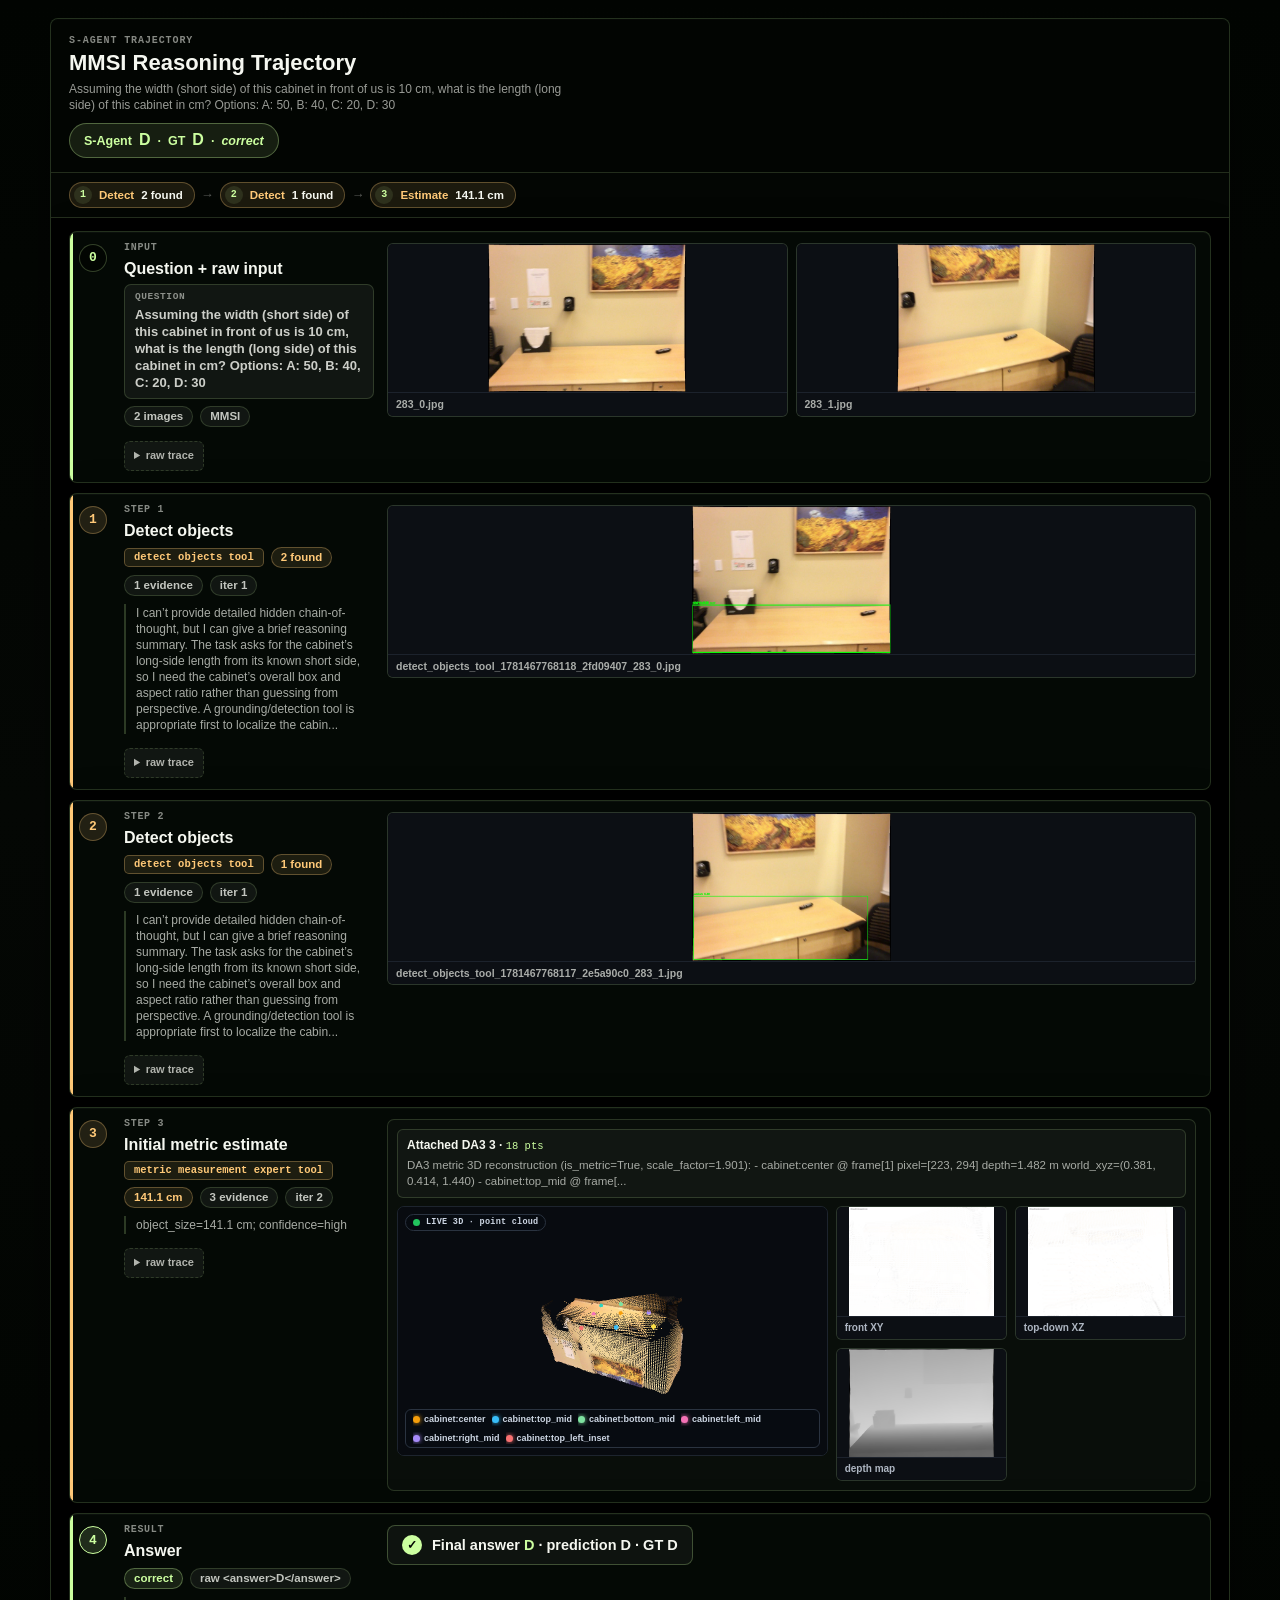
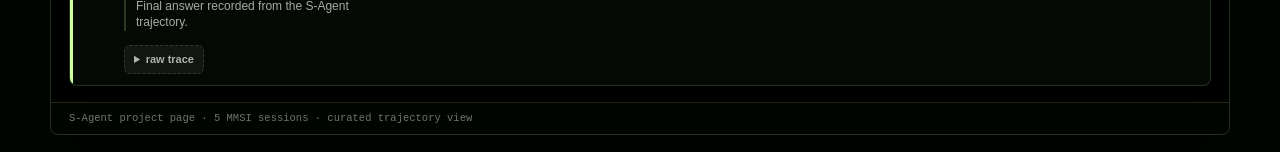
<file: trajectories/mmsi_trajectory.html>
<!doctype html>
<html lang="zh">
<head>
<meta charset="utf-8" />
<title>S-Agent Trajectory · MMSI</title>
<meta name="viewport" content="width=device-width,initial-scale=1" />
<meta http-equiv="Cache-Control" content="no-cache, no-store, must-revalidate" />
<meta http-equiv="Pragma" content="no-cache" />
<meta http-equiv="Expires" content="0" />
<script src="lib/three.min.js"></script>
<script src="lib/PLYLoader.js"></script>
<script src="lib/OrbitControls.js"></script>
<script src="mmsi_cases.js"></script>
<style>
  :root{
    --ink:#f5f7f0; --muted:rgba(245,247,240,.62); --line:rgba(204,255,160,.16);
    --soft:rgba(255,255,255,.055); --soft2:rgba(204,255,160,.10);
    --blue:#9fcbff; --green:#ccffa0; --amber:#ffc978; --gray:rgba(245,247,240,.5); --red:#ff9e9e;
    --mono:ui-monospace,SFMono-Regular,Menlo,Consolas,monospace;
    --gap-1:4px; --gap-2:8px; --gap-3:13px;
    --row-pad:11px; --rail:46px; --node:28px; --copy-w:250px;
    --fig-h:148px; --fig-strip-h:76px; --plot-h:188px; --q-size:22px; --h2-size:16px;
  }
  *{box-sizing:border-box}
  html,body{margin:0;min-height:100%;background:linear-gradient(180deg,#020502 0%,#050805 46%,#020502 100%);color:var(--ink);font:13px/1.4 "Inter Tight",-apple-system,BlinkMacSystemFont,"Segoe UI",Arial,"PingFang SC","Microsoft YaHei",sans-serif}
  body{padding:18px}
  a{color:var(--green);text-decoration:none}
  a:hover{text-decoration:underline}
  img,video{display:block;width:100%;background:#020502}
  button,select,input{font:inherit}
  button{cursor:pointer}
  .sheet{max-width:1180px;margin:0 auto;border:1px solid var(--line);background:rgba(5,10,6,.92);border-radius:8px;overflow:hidden;box-shadow:0 22px 70px rgba(0,0,0,.45),inset 0 1px 0 rgba(255,255,255,.035)}
  .sheet.compact{max-width:1000px;--copy-w:212px;--fig-h:128px;--fig-strip-h:62px;--plot-h:176px;--q-size:21px;--h2-size:15px;--row-pad:9px;--rail:42px;--node:26px;--gap-3:14px}

  header{display:grid;grid-template-columns:minmax(0,1fr);gap:18px;align-items:start;padding:16px 18px 14px;border-bottom:1px solid var(--line);background:rgba(2,5,2,.72)}
  .brand{font:10px/1.2 var(--mono);font-weight:800;letter-spacing:.09em;text-transform:uppercase;color:rgba(245,247,240,.54)}
  h1{margin:3px 0 0;font-size:var(--q-size);line-height:1.14;font-weight:850;letter-spacing:0;color:var(--ink)}
  .head-sub{margin:6px 0 0;color:rgba(245,247,240,.62);font-size:12px;line-height:1.35;max-width:76ch}
  .qcard{width:100%;border:1px solid var(--line);background:var(--soft);border-radius:7px;padding:7px 10px;font-size:13px;line-height:1.32;font-weight:650;color:rgba(245,247,240,.82)}
  .qcard .qcard-tag{display:block;font:9.5px/1 var(--mono);font-weight:800;letter-spacing:.06em;text-transform:uppercase;color:rgba(245,247,240,.54);margin-bottom:4px}
  .verdict{display:inline-flex;align-items:baseline;gap:7px;margin-top:10px;border:1px solid rgba(204,255,160,.32);background:rgba(204,255,160,.10);border-radius:999px;padding:5px 14px;font-size:12.5px;font-weight:650;color:var(--green)}
  .verdict b{font-size:16px;font-weight:900;font-variant-numeric:tabular-nums}
  .verdict.bad{border-color:rgba(255,158,158,.34);background:rgba(255,158,158,.09);color:var(--red)}
  .pipeline{display:flex;align-items:center;flex-wrap:wrap;gap:var(--gap-1);list-style:none;margin:0;padding:9px 18px;border-bottom:1px solid var(--line);background:rgba(0,0,0,.32)}
  .pchip{display:inline-flex;align-items:center;gap:7px;border:1px solid var(--line);background:rgba(255,255,255,.045);border-radius:999px;padding:3px 11px 3px 4px;font-size:11.5px;font-weight:700;color:rgba(245,247,240,.82)}
  .pchip .pno{display:grid;place-items:center;width:18px;height:18px;border-radius:50%;background:rgba(204,255,160,.10);font:10px/1 var(--mono);font-weight:850;color:var(--green)}
  .pchip .pval{font-weight:850;font-variant-numeric:tabular-nums;color:var(--ink)}
  .pchip.warn{border-color:rgba(255,201,120,.30);background:rgba(255,201,120,.10);color:var(--amber)}
  .pchip.good{border-color:rgba(204,255,160,.32);background:rgba(204,255,160,.10);color:var(--green)}
  .pcon{color:rgba(245,247,240,.35);font-weight:900;padding:0 2px}

  .trace{position:relative;display:grid;gap:10px;padding:13px 18px 16px;background:#000}
  .stage{position:relative;display:grid;grid-template-columns:var(--rail) minmax(0,1fr);gap:var(--gap-2);padding:var(--row-pad) 14px var(--row-pad) 0;border:1px solid var(--line);border-radius:8px;background:rgba(5,10,6,.94);box-shadow:0 16px 46px rgba(0,0,0,.34),inset 0 1px 0 rgba(255,255,255,.028);overflow:hidden}
  .stage::before{content:"";position:absolute;left:0;top:0;bottom:0;width:3px;background:rgba(204,255,160,.28)}
  .stage.input::before,.stage.metric::before,.stage.answer::before{background:var(--green)}
  .stage.tools::before{background:var(--amber)}
  .stage.ply::before{background:var(--blue)}
  .rail{display:flex;align-items:flex-start;justify-content:center;padding-top:1px}
  .node{width:var(--node);height:var(--node);border:1.5px solid rgba(204,255,160,.24);border-radius:50%;background:#020502;display:grid;place-items:center;color:var(--green);font:13px/1 var(--mono);font-weight:850;box-shadow:0 0 0 1px rgba(0,0,0,.18)}
  .stage.tools .node{border-color:rgba(255,201,120,.3);background:rgba(255,201,120,.12);color:var(--amber)}
  .stage.ply .node{border-color:rgba(159,203,255,.35);background:rgba(159,203,255,.10);color:var(--blue)}
  .stage.answer .node{background:rgba(204,255,160,.14);border-color:var(--green)}
  .stage-content{grid-column:2;min-width:0;display:grid;grid-template-columns:var(--copy-w) minmax(0,1fr);gap:var(--gap-3);align-items:start}
  .copy{min-width:0;display:flex;flex-direction:column;align-items:flex-start;gap:6px}
  .visual{min-width:0}
  .kicker{font:10px/1 var(--mono);font-weight:800;letter-spacing:.07em;text-transform:uppercase;color:rgba(245,247,240,.54)}
  h2{margin:0;font-size:var(--h2-size);line-height:1.2;font-weight:800;letter-spacing:0;color:var(--ink)}
  .step-head{display:flex;align-items:center;gap:7px;flex-wrap:wrap;margin-top:1px}
  .tool,.pill{border:1px solid var(--line);background:var(--soft);color:rgba(245,247,240,.78);border-radius:999px;padding:2px 9px;font-size:11.5px;font-weight:650;line-height:1.3}
  .tool{border-radius:5px;font:10.5px/1.25 var(--mono);font-weight:750}
  .pill b{font-weight:850;font-variant-numeric:tabular-nums}
  .pill.good,.tool.green{border-color:rgba(204,255,160,.32);background:rgba(204,255,160,.10);color:var(--green)}
  .pill.warn,.tool.amber{border-color:rgba(255,201,120,.30);background:rgba(255,201,120,.10);color:var(--amber)}
  .reason{border-left:2px solid rgba(204,255,160,.20);padding:1px 0 1px 10px;color:rgba(245,247,240,.68);font-size:12px;font-weight:450;line-height:1.34;margin:2px 0 0}

  .gallery{display:grid;grid-template-columns:repeat(var(--cols,2),minmax(0,1fr));gap:var(--gap-2)}
  .gallery.cols-1{--cols:1}.gallery.cols-2{--cols:2}.gallery.cols-3{--cols:3}.gallery.cols-4{--cols:4}
  .gallery.strip{--cols:4;gap:var(--gap-1)}
  figure{margin:0;border:1px solid var(--line);background:#0c0f14;overflow:hidden;border-radius:6px}
  figure button{display:flex;align-items:center;justify-content:center;width:100%;height:var(--fig-h);padding:0;border:0;background:#0c0f14;cursor:zoom-in}
  figure img{width:auto;height:auto;max-width:100%;max-height:100%;object-fit:contain;background:#0c0f14}
  .gallery.strip figure button{height:var(--fig-strip-h)}
  .gallery.plots figure button{height:var(--plot-h);background:#fff}
  .gallery.plots figure img{background:#fff}
  figcaption{padding:4px 8px;color:rgba(245,247,240,.68);font-size:10.5px;font-weight:650;white-space:nowrap;overflow:hidden;text-overflow:ellipsis;background:#0c0f14;border-top:1px solid #1c222c}
  .gallery.plots figcaption{color:#c5c9c4;background:#0c0f14}

  .turn-list,.tool-list{display:grid;gap:8px}
  .metric-bundles{display:grid;gap:8px}
  .metric-bundle{display:grid;grid-template-columns:1fr;gap:8px;align-items:start;border:1px solid var(--line);background:rgba(255,255,255,.025);border-radius:7px;padding:9px}
  .mini{border:1px solid var(--line);background:rgba(255,255,255,.035);border-radius:6px;padding:8px 9px;min-width:0}
  .mini h3{margin:0 0 5px;font-size:12px;line-height:1.2;color:var(--ink)}
  .mini p{margin:0;color:rgba(245,247,240,.66);font-size:11.5px;line-height:1.35}
  .metric-bundle .mini p{display:-webkit-box;-webkit-line-clamp:2;-webkit-box-orient:vertical;overflow:hidden}
  .mini code{font:10.5px/1.3 var(--mono);color:var(--green)}
  .mini.warn code{color:var(--amber)}

  .ply-row{display:grid;grid-template-columns:minmax(0,1.25fr) minmax(0,.75fr);gap:var(--gap-2);align-items:start;--ply-row-h:176px;min-width:0}
  .metric-bundle .ply-row{grid-template-columns:minmax(0,1.18fr) minmax(0,.96fr);--ply-row-h:250px}
  .ply-row .ply3d{height:var(--ply-row-h)}
  .ply-plots{display:grid;grid-template-columns:repeat(auto-fit,minmax(132px,1fr));gap:var(--gap-2);min-width:0;align-items:start}
  .metric-bundle .ply-plots{grid-template-columns:repeat(auto-fit,minmax(128px,1fr))}
  .ply-row figure{min-width:0;background:#0c0f14}
  .ply-row figure button{height:calc((var(--ply-row-h) - 33px) / 2);min-height:84px;background:#0c0f14;overflow:hidden}
  .ply-row figure img{width:auto;height:auto;max-width:100%;max-height:100%;object-fit:contain;background:#0c0f14}
  .ply-row figcaption{color:#aeb6c2;background:#0c0f14;border-top:1px solid #1c222c;font-size:10px}
  .ply-row .ply-badge{top:7px;left:7px;padding:3px 7px;font-size:8.5px}
  .ply-row .ply-hint{display:none}
  .ply-row .ply-legend{left:7px;right:7px;bottom:7px;gap:6px;padding:3px 7px;font-size:9px;max-height:70px;overflow:hidden}
  .ply-row .lg{gap:4px}
  .ply-row .lg i{width:7px;height:7px}
  .ply3d{position:relative;width:100%;height:300px;border:1px solid #1d242e;border-radius:7px;overflow:hidden;background:radial-gradient(120% 90% at 50% 35%,#121823 0%,#080b10 70%,#05070a 100%);touch-action:none;cursor:grab}
  .ply3d canvas{display:block;width:100%;height:100%}
  .ply3d::after{content:"loading point cloud...";position:absolute;inset:0;display:grid;place-items:center;background:rgba(5,7,10,.62);font:10.5px/1 var(--mono);font-weight:750;color:#94a3b8;pointer-events:none;transition:opacity .18s ease}
  .ply3d[data-loaded="1"]::after{opacity:0}
  .ply3d.ply-fail::after{content:"point cloud could not load";color:#fca5a5;background:rgba(17,24,39,.74);opacity:1}
  .ply-badge{position:absolute;top:9px;left:9px;display:inline-flex;align-items:center;gap:6px;background:rgba(8,12,18,.62);border:1px solid #2a3340;border-radius:999px;padding:3px 10px;font:9.5px/1 var(--mono);font-weight:750;letter-spacing:.03em;color:#cdd6e3;pointer-events:none}
  .live-dot{width:7px;height:7px;border-radius:50%;background:#22c55e;animation:livepulse 1.6s infinite}
  @keyframes livepulse{0%{box-shadow:0 0 0 0 rgba(34,197,94,.55)}70%{box-shadow:0 0 0 6px rgba(34,197,94,0)}100%{box-shadow:0 0 0 0 rgba(34,197,94,0)}}
  .ply-hint{position:absolute;top:9px;right:10px;display:none;font:9.5px/1 var(--mono);color:#6b7585;pointer-events:none}
  .ply-legend{position:absolute;bottom:9px;left:9px;right:9px;display:flex;gap:11px;flex-wrap:wrap;align-items:center;background:rgba(8,12,18,.62);border:1px solid #2a3340;border-radius:6px;padding:4px 10px;font-size:10.5px;font-weight:650;color:#cdd6e3;pointer-events:none}
  .lg{display:inline-flex;align-items:center;gap:5px;max-width:180px;white-space:nowrap;overflow:hidden;text-overflow:ellipsis}
  .lg i{width:9px;height:9px;border-radius:50%;display:inline-block;box-shadow:0 0 5px currentColor}
  .links{display:flex;gap:7px;flex-wrap:wrap;margin-top:8px}
  .links a{border:1px solid var(--line);background:rgba(255,255,255,.045);border-radius:999px;padding:4px 9px;font:10.5px/1 var(--mono);font-weight:800}

  .final-line{display:inline-flex;align-items:center;gap:10px;border:1px solid rgba(204,255,160,.26);background:rgba(255,255,255,.045);border-radius:8px;padding:9px 14px;font-size:14.5px;line-height:1.3;font-weight:650;color:var(--ink)}
  .final-line b{font-weight:900;font-variant-numeric:tabular-nums;color:var(--green)}
  .ok-tick{display:inline-grid;place-items:center;width:20px;height:20px;border-radius:50%;background:var(--green);color:#020502;font-size:12px;font-weight:900}
  details.raw{margin-top:var(--gap-2);border:1px dashed var(--line);background:var(--soft);font-size:11px;color:rgba(245,247,240,.70);border-radius:6px}
  details.raw summary{cursor:pointer;padding:6px 9px;font-weight:750}
  details.raw pre{margin:0;padding:8px;border-top:1px dashed var(--line);white-space:pre-wrap;overflow-wrap:anywhere;max-height:200px;overflow:auto;font:10.5px/1.45 var(--mono)}
  .bottom-note{padding:8px 18px;border-top:1px solid var(--line);color:rgba(245,247,240,.50);font:10.5px/1.4 var(--mono);background:rgba(2,5,2,.72)}
  #lightbox{position:fixed;inset:0;display:none;align-items:center;justify-content:center;background:rgba(8,12,18,.9);z-index:40;cursor:zoom-out;padding:22px}
  #lightbox img{max-width:96vw;max-height:94vh;width:auto;height:auto;background:#fff;border-radius:6px}
  #lightbox.show{display:flex}

  @media (max-width:980px){
    header{grid-template-columns:1fr}
  }
  @media (max-width:620px){
    body{padding:0}
    .sheet{border-radius:0;border-left:0;border-right:0}
    header{padding:14px 12px 12px}
    .trace{padding:10px 11px 13px}
    .stage{grid-template-columns:36px minmax(0,1fr);padding-right:11px}
    .stage-content{grid-template-columns:1fr;gap:10px}
    .pipeline{padding:8px 11px}
    .head-sub{font-size:11.5px}
  }
</style>
</head>
<body>
<main class="sheet" id="app">
  <header id="head"></header>
  <ol class="pipeline" id="pipeline"></ol>
  <section class="trace" id="trace"></section>
  <div class="bottom-note" id="note"></div>
</main>
<div id="lightbox" aria-label="image preview"><img alt=""></div>

<script>
const DATA = window.SHOWCASE_DATA || { cases: [] };
const CASES = DATA.cases || [];
const cleanMode = new URLSearchParams(location.search).get("clean") === "1";
const qsCase = new URLSearchParams(location.search).get("case");
let currentId = qsCase || (CASES[0] && CASES[0].case_id);
let activePlys = [];
let inlinePlyScripts = {};

const $ = (id) => document.getElementById(id);
const esc = (v) => String(v ?? "").replace(/[&<>"']/g, (c) => ({ "&":"&amp;","<":"&lt;",">":"&gt;",'"':"&quot;","'":"&#39;" }[c]));
const fileName = (p) => String(p || "").split("/").pop() || "";
const unique = (arr) => [...new Set((arr || []).filter(Boolean))];
const isImage = (p) => /\.(png|jpe?g|webp|gif)$/i.test(String(p || ""));
const isServedImage = (p) => isImage(p) && !String(p || "").startsWith("/") && !/^[a-z]+:\/\//i.test(String(p || ""));
const isGood = (c) => String(c.prediction ?? "") === String(c.ground_truth ?? "");
const short = (s, n = 420) => { s = String(s || "").trim(); return s.length > n ? s.slice(0, n - 1) + "..." : s; };
const pretty = (v) => esc(JSON.stringify(v ?? {}, null, 2));

function currentCase(){
  return CASES.find((c) => String(c.case_id) === String(currentId)) || null;
}

function localAssetPath(path, c = currentCase()){
  const s = String(path || "").trim();
  const remote = s.match(/\/([^/]+)\/((?:cases|decoded_images|tool_cache)\/[^"'\]\s]+)$/);
  if (s.startsWith("/mnt/") && remote) return `runs/${remote[1]}/${remote[2]}`;
  if (/^\d+_\d+\.(jpg|jpeg|png|webp|gif)$/i.test(s) && c?.run_name){
    return `runs/${c.run_name}/decoded_images/${s}`;
  }
  return s;
}

function answerText(c){
  const raw = c.final_answer || c.raw_output || c.prediction || "";
  const m = String(raw).match(/<answer>([\s\S]*?)<\/answer>/i);
  return (m ? m[1] : raw).trim();
}

function extractImages(value, out = []){
  if (!value) return out;
  if (typeof value === "string"){ if (isImage(value)) out.push(value); return out; }
  if (Array.isArray(value)){ value.forEach((x) => extractImages(x, out)); return out; }
  if (typeof value === "object") Object.values(value).forEach((x) => extractImages(x, out));
  return out;
}

function inputImages(c){
  const turnImgs = (c.turns || []).flatMap((t) => t.images || []);
  const originals = turnImgs.filter((p) => /decoded_images\/[^/]+\.(jpg|png|webp)$/i.test(p));
  return unique([c.contact_sheet, ...originals]).slice(0, Math.max(2, Math.min(8, c.frame_count || 4)));
}

function metricBundles(c){
  return (c.full_tools || []).filter((t) => t.tool === "metric_depth3d_tool").map((t) => {
    const audit = (t.result && t.result.audit_assets) || {};
    return {
      idx: t.idx,
      summary: t.summary || (t.result && t.result.summary) || "",
      depth: t.result && t.result.vis_path,
      topdown: audit.topdown_path,
      front: audit.front_path,
      ply: audit.ply_path,
      pointCount: audit.saved_point_count,
      result: t.result
    };
  });
}

function projectionImages(c){
  const bundled = metricBundles(c).flatMap((b) => [b.front, b.topdown, b.depth]);
  const explicit = c.projection_images || [];
  const inferred = (c.artifacts || []).filter((p) => isImage(p) && /(topdown|front_xy|depth)/i.test(fileName(p)));
  return unique([...bundled, ...explicit, ...inferred]).slice(0, 18);
}

function projectionLabel(path){
  const name = fileName(path);
  if (/topdown/i.test(name)) return "top-down XZ";
  if (/front_xy/i.test(name)) return "front XY";
  if (/depth/i.test(name)) return "depth map";
  return name;
}

function toolImages(c, predicate){
  const tools = (c.full_tools || []).filter(predicate);
  const fromResults = tools.flatMap((t) => extractImages(t.result));
  const byName = (c.artifacts || []).filter((p) => isImage(p) && tools.some((t) => fileName(p).includes(t.tool)));
  return unique([...fromResults, ...byName]).slice(0, 16);
}

function pointMarkers(c){
  const colors = ["#f59e0b","#38bdf8","#7ee2a0","#f472b6","#a78bfa","#f87171","#fde047","#2dd4bf"];
  const pts = [];
  (c.full_tools || []).filter((t) => t.tool === "metric_depth3d_tool").forEach((t) => {
    ((t.result && t.result.points) || []).forEach((p) => {
      const xyz = p.xyz_world || p.world_xyz;
      if (Array.isArray(xyz) && xyz.length === 3 && pts.length < 8){
        pts.push({ label: p.label || "point", xyz, color: colors[pts.length % colors.length] });
      }
    });
  });
  return pts;
}

function setUrl(){
  const p = new URLSearchParams(location.search);
  p.set("case", currentId);
  if (cleanMode) p.set("clean", "1");
  history.replaceState(null, "", "?" + p.toString());
}

function gallery(paths, opts = {}){
  const imgs = unique((paths || []).map((p) => localAssetPath(p))).filter(isServedImage).slice(0, opts.limit || 8);
  if (!imgs.length) return `<div class="mini"><p>No image evidence in this group.</p></div>`;
  const cols = opts.cols || (imgs.length >= 4 ? 4 : imgs.length >= 3 ? 3 : 2);
  const klass = opts.plots ? " gallery plots" : "gallery";
  return `<div class="${klass} cols-${cols}">` + imgs.map((path, i) => `
    <figure>
      <button type="button" data-lightbox="${esc(path)}"><img src="${esc(path)}" alt="${esc(opts.labels?.[i] || fileName(path))}" loading="lazy"></button>
      <figcaption>${esc(opts.labels?.[i] || fileName(path))}</figcaption>
    </figure>
  `).join("") + `</div>`;
}

function imageFigure(path, label){
  path = localAssetPath(path);
  return `<figure>
    <button type="button" data-lightbox="${esc(path)}"><img src="${esc(path)}" alt="${esc(label || fileName(path))}" loading="lazy"></button>
    <figcaption title="${esc(label || fileName(path))}">${esc(label || fileName(path))}</figcaption>
  </figure>`;
}

function rawBlock(label, value){
  if (cleanMode || !value) return "";
  return `<details class="raw"><summary>${esc(label)}</summary><pre>${typeof value === "string" ? esc(value) : pretty(value)}</pre></details>`;
}

function stage(cls, no, kicker, title, chips, reason, visual, raw, copyExtra = ""){
  return `<article class="stage ${cls}">
    <div class="rail"><div class="node">${esc(no)}</div></div>
    <div class="stage-content">
      <div class="copy">
        <div class="kicker">${esc(kicker)}</div>
        <h2>${esc(title)}</h2>
        ${copyExtra}
        ${chips.length ? `<div class="step-head">${chips.map((c) => `<span class="${esc(c[1] || "pill")}">${esc(c[0])}</span>`).join("")}</div>` : ""}
        ${reason ? `<div class="reason">${esc(reason)}</div>` : ""}
        ${rawBlock("raw trace", raw)}
      </div>
      <div class="visual">${visual}</div>
    </div>
  </article>`;
}

function renderHeader(c){
  const good = isGood(c);
  document.title = "S-Agent Trajectory · MMSI";
  $("head").innerHTML = `
    <div class="head-main">
      <div class="brand">S-Agent trajectory</div>
      <h1>MMSI Reasoning Trajectory</h1>
      <p class="head-sub">${esc(short(c.question, 180))}</p>
      <div class="verdict ${good ? "" : "bad"}">S-Agent <b>${esc(c.prediction)}</b><span>·</span> GT <b>${esc(c.ground_truth)}</b><span>·</span><em>${good ? "correct" : "check"}</em></div>
    </div>
  `;
}

function renderPipeline(steps){
  $("pipeline").innerHTML = steps.map((s, i) => `
    <li class="pchip ${esc(s.tone || "")}"><span class="pno">${i + 1}</span>${esc(s.label)} <span class="pval">${esc(s.value || "")}</span></li>${i < steps.length - 1 ? `<span class="pcon">→</span>` : ""}
  `).join("");
}

function inputStep(c, no){
  const imgs = inputImages(c);
  const qcard = `<div class="qcard"><span class="qcard-tag">Question</span>${esc(c.question)}</div>`;
  return {
    label: "Input",
    value: `${imgs.length} images`,
    tone: "",
    html: stage("input", no, "Input", "Question + raw input",
    [[`${imgs.length} images`, "pill"], [c.video ? "video" : "MMSI", "pill"]],
    "",
    gallery(imgs, { cols: Math.min(4, Math.max(2, imgs.length)), limit: 8 }),
    c.options || c.question,
    qcard)
  };
}

function parseToolCount(kind){
  const m = String(kind || "").match(/n=(\d+)/);
  return m ? Number(m[1]) : 0;
}

function turnAssignments(c){
  const tools = c.full_tools || [];
  const turns = c.turns || [];
  const nonFinalTurns = turns.filter((t) => !t.answer);
  const assigned = [];
  let cursor = 0;
  nonFinalTurns.forEach((turn) => {
    const n = parseToolCount(turn.kind);
    for (let i = 0; i < n && cursor < tools.length; i += 1) assigned[cursor++] = turn;
  });
  const fallback = nonFinalTurns[nonFinalTurns.length - 1] || turns[0] || null;
  while (cursor < tools.length) assigned[cursor++] = fallback;
  return assigned;
}

function toolShortName(tool){
  const map = {
    detect_objects_tool: "Detect",
    vlm_ground_objects: "Ground",
    metric_depth3d_tool: "Measure",
    metric_measurement_expert_tool: "Estimate",
    relative_position_expert_tool: "Resolve",
    counting_expert_tool: "Count",
    visual_orientation_expert_tool: "Orient"
  };
  return map[tool.tool] || tool.tool.replace(/_tool|_/g, " ").trim();
}

function toolTitle(tool){
  const map = {
    detect_objects_tool: "Detect objects",
    vlm_ground_objects: "Ground target objects",
    metric_depth3d_tool: "Measure in 3D",
    metric_measurement_expert_tool: "Initial metric estimate",
    relative_position_expert_tool: "Resolve relative position",
    counting_expert_tool: "Counting pass",
    visual_orientation_expert_tool: "Orientation check"
  };
  return map[tool.tool] || tool.tool.replace(/_/g, " ");
}

function toolClass(tool){
  if (tool.tool === "metric_depth3d_tool") return "metric";
  if (/metric|relative|counting|orientation/.test(tool.tool)) return "tools";
  return "tools";
}

function toolTone(tool){
  if (tool.tool === "metric_depth3d_tool" || tool.tool === "relative_position_expert_tool") return "good";
  if (tool.tool === "metric_measurement_expert_tool") return "warn";
  if (tool.tool === "detect_objects_tool" || tool.tool === "vlm_ground_objects") return "warn";
  return "";
}

function toolValue(tool){
  const r = tool.result || {};
  if (tool.tool === "metric_depth3d_tool" && Array.isArray(r.points)) return `${r.points.length} pts`;
  if (r.count !== undefined) return `${r.count} found`;
  if (r.result) return String(r.result);
  if (r.value !== undefined) return `${r.value}${r.unit ? " " + r.unit : ""}`;
  if (r.conclusion) return short(r.conclusion, 28);
  const first = String(tool.summary || r.summary || "").split(/[;\n]/)[0].trim();
  return short(first, 24) || "done";
}

function metricMarkers(tool){
  const colors = ["#f59e0b","#38bdf8","#7ee2a0","#f472b6","#a78bfa","#f87171","#fde047","#2dd4bf"];
  const pts = [];
  ((tool.result && tool.result.points) || []).forEach((p) => {
    const xyz = p.xyz_world || p.world_xyz;
    if (Array.isArray(xyz) && xyz.length === 3 && pts.length < 8){
      pts.push({ label: p.label || "point", xyz, color: colors[pts.length % colors.length] });
    }
  });
  return pts;
}

function toolEvidenceImages(tool){
  const r = tool.result || {};
  const audit = r.audit_assets || {};
  const metric = [audit.front_path, audit.topdown_path, r.vis_path, audit.depth_path].filter(Boolean);
  if (tool.tool === "counting_expert_tool"){
    const debug = r.debug || {};
    const servedVis = extractImages(r).filter((p) => isServedImage(p) && !/decoded_images\//.test(String(p)));
    const frameImgs = []
      .concat((debug.per_frame || []).map((x) => x && x.image_path))
      .concat(((debug.query_attempts || []).flat() || []).map((x) => x && x.image_path))
      .concat(extractImages(tool.arguments));
    return unique(servedVis.length ? servedVis : frameImgs).filter(isServedImage).slice(0, 12);
  }
  if (tool.tool === "relative_position_expert_tool"){
    const servedResult = extractImages(tool.result).filter((p) => isServedImage(p));
    const context = extractImages(tool.arguments);
    return unique(servedResult.length ? servedResult : context).filter(isServedImage).slice(0, 12);
  }
  const general = extractImages(tool.result).filter((p) => !/decoded_images\//.test(String(p)));
  return unique(metric.length ? metric : general).filter(isServedImage);
}

function metricToolVisual(tool){
  const r = tool.result || {};
  const audit = r.audit_assets || {};
  const projections = unique([audit.front_path, audit.topdown_path, r.vis_path, audit.depth_path].map((p) => localAssetPath(p))).filter(isServedImage);
  const labels = projections.map(projectionLabel);
  const ply = localAssetPath(audit.ply_path);
  const markers = metricMarkers(tool);
  const legend = markers.slice(0, 6).map((m) => `<span class="lg"><i style="color:${esc(m.color)};background:${esc(m.color)}"></i>${esc(m.label)}</span>`).join("");
  const markerData = esc(JSON.stringify(markers));
  if (!ply){
    return gallery(projections, { cols: Math.min(3, Math.max(1, projections.length)), limit: 4, labels, plots: true });
  }
  const figures = projections.slice(0, 3).map((path, i) => imageFigure(path, labels[i]));
  return `<div class="ply-row" style="--plot-cols:${Math.max(1, figures.length)}">
    <div class="ply3d" data-ply="${esc(ply)}" data-markers="${markerData}">
      <div class="ply-badge"><span class="live-dot"></span>LIVE 3D · point cloud</div>
      <div class="ply-hint">drag to rotate · scroll to zoom</div>
      <div class="ply-legend">${legend || "point cloud"}</div>
    </div>
    ${figures.length ? `<div class="ply-plots">${figures.join("")}</div>` : ""}
  </div>`;
}

function toolVisual(tool){
  if (tool.tool === "metric_depth3d_tool") return metricToolVisual(tool);
  const imgs = toolEvidenceImages(tool);
  return gallery(imgs, { cols: Math.min(4, Math.max(1, imgs.length)), limit: 8 });
}

function toolReason(tool, turn){
  if (turn && turn.thinking) return short(turn.thinking, 300);
  return short(tool.summary || tool.result?.summary || "Tool result recorded in the package.", 300);
}

const KNOWN_TOOLS = [
  "metric_measurement_expert_tool",
  "relative_position_expert_tool",
  "visual_orientation_expert_tool",
  "metric_depth3d_tool",
  "vlm_ground_objects",
  "counting_expert_tool",
  "detect_objects_tool"
];

function eventToolName(label){
  return KNOWN_TOOLS.find((tool) => label === tool || label.startsWith(tool + "_")) || label;
}

function parseExecutionSummary(prompt){
  const events = [];
  const re = /^-\s+(.+?)_iter(\d+):\s*(.+)$/gm;
  let m;
  while ((m = re.exec(prompt || ""))){
    events.push({
      label: m[1],
      tool: eventToolName(m[1]),
      iter: Number(m[2]),
      status: m[3].trim()
    });
  }
  return events;
}

function parseObservationBlocks(prompt){
  const blocks = [];
  const start = String(prompt || "").indexOf("Tool Observations:");
  if (start < 0) return blocks;
  const text = String(prompt).slice(start);
  const re = /\[Observation from ([^\]]+)\]:\n([\s\S]*?)(?=\n\n\[Observation from |\n\n?$)/g;
  let m;
  while ((m = re.exec(text))){
    const label = m[1].trim();
    blocks.push({ label, tool: eventToolName(label), text: m[2].trim() });
  }
  return blocks;
}

function imageDelta(prevTurn, curTurn){
  const prev = new Set(((prevTurn && prevTurn.images) || []).filter(isServedImage));
  return unique(((curTurn && curTurn.images) || []).filter(isServedImage).filter((img) => !prev.has(img)));
}

function buildHighLevelEvents(c){
  const turns = c.turns || [];
  let prevSummary = [];
  const events = [];
  turns.forEach((turn, turnIndex) => {
    const summary = parseExecutionSummary(turn.prompt || "");
    let delta = [];
    if (summary.length >= prevSummary.length && prevSummary.every((x, i) => summary[i] && summary[i].label === x.label && summary[i].iter === x.iter)){
      delta = summary.slice(prevSummary.length);
    } else {
      const seen = new Map();
      prevSummary.forEach((x) => {
        const key = `${x.label}|${x.iter}`;
        seen.set(key, (seen.get(key) || 0) + 1);
      });
      summary.forEach((x) => {
        const key = `${x.label}|${x.iter}`;
        const count = seen.get(key) || 0;
        if (count) seen.set(key, count - 1);
        else delta.push(x);
      });
    }
    if (delta.length){
      const obsBlocks = parseObservationBlocks(turn.prompt || "");
      const obsExact = new Map();
      const obsByTool = new Map();
      obsBlocks.forEach((obs) => {
        if (!obsExact.has(obs.label)) obsExact.set(obs.label, []);
        obsExact.get(obs.label).push(obs);
        if (!obsByTool.has(obs.tool)) obsByTool.set(obs.tool, []);
        obsByTool.get(obs.tool).push(obs);
      });
      const prevTurn = turns[turnIndex - 1] || null;
      const imgs = imageDelta(prevTurn, turn);
      delta.forEach((event) => {
        let obs = null;
        const exact = obsExact.get(event.label);
        if (exact && exact.length) obs = exact.shift();
        else {
          const queue = obsByTool.get(event.tool);
          if (queue && queue.length) obs = queue.shift();
        }
        events.push({
          ...event,
          observation: obs ? obs.text : "",
          causedByTurn: prevTurn,
          observedInTurn: turn,
          imageDelta: imgs
        });
      });
    }
    prevSummary = summary;
  });
  if (!events.length){
    (c.full_tools || []).forEach((tool) => {
      events.push({
        label: tool.tool,
        tool: tool.tool,
        iter: tool.idx,
        status: "executed",
        observation: tool.summary || tool.result?.summary || "",
        causedByTurn: (c.turns || []).find((t) => t.thinking) || null,
        observedInTurn: null,
        imageDelta: []
      });
    });
  }
  return events;
}

function attachFullTools(c, events){
  const fullTools = [...(c.full_tools || [])].sort((a, b) => Number(a.idx || 0) - Number(b.idx || 0));
  let cursor = 0;
  events.forEach((event) => {
    const found = fullTools.findIndex((tool, idx) => idx >= cursor && tool.tool === event.tool);
    if (found >= cursor){
      event.fullTools = fullTools.slice(cursor, found + 1);
      cursor = found + 1;
    } else {
      event.fullTools = [];
    }
  });
  if (cursor < fullTools.length){
    if (events.length) events[events.length - 1].fullTools.push(...fullTools.slice(cursor));
    else fullTools.slice(cursor).forEach((tool) => events.push({ label: tool.tool, tool: tool.tool, iter: tool.idx, status: "executed", observation: tool.summary || "", fullTools: [tool], imageDelta: [] }));
  }
  return events;
}

function eventValue(event){
  const anchor = [...(event.fullTools || [])].reverse().find((tool) => tool.tool === event.tool) || (event.fullTools || [])[0];
  if (anchor) return toolValue(anchor);
  const obs = event.observation || event.status || "";
  if (/skipped|uncertain/i.test(obs)) return "uncertain";
  const answer = String(obs).match(/conclusion:\s*([^.\n]+)/i) || String(obs).match(/<answer>([\s\S]*?)<\/answer>/i);
  if (answer) return short(answer[1].trim(), 26);
  const found = String(obs).match(/Found\s+(\d+)\s+objects?/i);
  if (found) return `${found[1]} found`;
  const metric = String(obs).match(/([a-z_]+=\s*)?(-?\d+(?:\.\d+)?)\s*m\b/i);
  if (metric) return `${metric[2]} m`;
  return short(String(obs).split(/[;\n.]/)[0], 24) || "done";
}

function eventEvidenceImages(event){
  const fromTools = (event.fullTools || []).flatMap(toolEvidenceImages);
  if (fromTools.length) return unique(fromTools).filter(isServedImage);
  if (event.tool === "relative_position_expert_tool"){
    const visible = ((event.observedInTurn && event.observedInTurn.images) || []).filter(isServedImage);
    const generated = visible.filter((img) => !/decoded_images\//.test(String(img)));
    return unique(generated.length ? generated : visible).slice(0, 12);
  }
  const fallback = (event.imageDelta || []).filter((img) => {
    const name = fileName(img);
    return name.includes(event.label) || name.includes(event.tool);
  });
  return unique(fallback).filter(isServedImage);
}

function eventReason(event){
  const thinking = event.causedByTurn && event.causedByTurn.thinking;
  if (thinking) return short(thinking, 330);
  return short(event.observation || event.status || "Tool result recorded in the package.", 330);
}

function eventVisual(event){
  const metricTools = (event.fullTools || []).filter((tool) => tool.tool === "metric_depth3d_tool");
  if (metricTools.length){
    if (metricTools.length === 1 && event.tool === "metric_depth3d_tool"){
      return metricToolVisual(metricTools[0]);
    }
    const cards = metricTools.map((tool) => `
      <div class="metric-bundle">
        <div class="mini">
          <h3>Attached DA3 ${esc(tool.idx)} · <code>${esc(toolValue(tool))}</code></h3>
          <p>${esc(short(tool.summary || tool.result?.summary || "", 190))}</p>
        </div>
        ${metricToolVisual(tool)}
      </div>
    `).join("");
    const otherImages = unique(eventEvidenceImages(event).filter((img) => !metricTools.some((tool) => toolEvidenceImages(tool).includes(img))));
    return `<div class="metric-bundles">${cards}</div>${otherImages.length ? gallery(otherImages, { cols: Math.min(4, Math.max(1, otherImages.length)), limit: 8 }) : ""}`;
  }
  const imgs = eventEvidenceImages(event);
  return gallery(imgs, { cols: Math.min(4, Math.max(1, imgs.length)), limit: 10 });
}

function eventStage(event, no){
  const pseudo = { tool: event.tool, result: {}, summary: event.observation };
  const chips = [
    [event.tool.replace(/_/g, " "), event.tool === "metric_depth3d_tool" || event.tool === "relative_position_expert_tool" ? "tool green" : "tool amber"],
    [eventValue(event), toolTone(pseudo) === "good" ? "pill good" : toolTone(pseudo) === "warn" ? "pill warn" : "pill"]
  ];
  const evidenceCount = eventEvidenceImages(event).length;
  if (evidenceCount) chips.push([`${evidenceCount} evidence`, "pill"]);
  if (event.observedInTurn) chips.push([`iter ${event.iter}`, "pill"]);
  const raw = {
    event: { label: event.label, tool: event.tool, iter: event.iter, status: event.status, observation: event.observation },
    caused_by_turn: event.causedByTurn ? { idx: event.causedByTurn.idx, kind: event.causedByTurn.kind, thinking: event.causedByTurn.thinking, response: event.causedByTurn.response } : null,
    attached_tools: (event.fullTools || []).map((tool) => ({ idx: tool.idx, tool: tool.tool, summary: tool.summary, arguments: tool.arguments, result: tool.result, source_json: tool.source_json }))
  };
  return {
    label: toolShortName(pseudo),
    value: eventValue(event),
    tone: toolTone(pseudo),
    html: stage(toolClass(pseudo), no, `Step ${no}`, toolTitle(pseudo), chips, eventReason(event), eventVisual(event), raw)
  };
}

function buildChronologicalSteps(c){
  let no = 0;
  const steps = [inputStep(c, no++)];
  const events = attachFullTools(c, buildHighLevelEvents(c));
  events.forEach((event) => steps.push(eventStage(event, no++)));
  steps.push(answerStep(c, no++));
  return steps;
}

function toolStep(tool, no, turn){
  const imgs = toolEvidenceImages(tool);
  const chips = [
    [tool.tool.replace(/_/g, " "), tool.tool === "metric_depth3d_tool" || tool.tool === "relative_position_expert_tool" ? "tool green" : "tool amber"],
    [toolValue(tool), toolTone(tool) === "good" ? "pill good" : toolTone(tool) === "warn" ? "pill warn" : "pill"]
  ];
  if (imgs.length) chips.push([`${imgs.length} evidence`, "pill"]);
  if (turn) chips.push([`turn ${turn.idx}`, "pill"]);
  return {
    label: toolShortName(tool),
    value: toolValue(tool),
    tone: toolTone(tool),
    html: stage(toolClass(tool), no, `Step ${tool.idx}`, toolTitle(tool), chips, toolReason(tool, turn), toolVisual(tool), {
      turn: turn ? { idx: turn.idx, kind: turn.kind, thinking: turn.thinking, response: turn.response } : null,
      tool: { idx: tool.idx, name: tool.tool, summary: tool.summary, arguments: tool.arguments, result: tool.result, source_json: tool.source_json }
    })
  };
}

function answerStep(c, no){
  const ans = answerText(c);
  const visual = `<div class="final-line"><span class="ok-tick">${isGood(c) ? "✓" : "!"}</span><span>Final answer <b>${esc(ans || c.prediction)}</b> · prediction ${esc(c.prediction)} · GT ${esc(c.ground_truth)}</span></div>`;
  const chips = cleanMode ? [] : [[isGood(c) ? "correct" : "check", isGood(c) ? "pill good" : "pill warn"]];
  if (!cleanMode && (c.final_answer || c.raw_output)) chips.push([`raw ${c.final_answer || c.raw_output || ""}`, "pill"]);
  return {
    label: "Answer",
    value: ans || c.prediction,
    tone: isGood(c) ? "good" : "warn",
    html: stage(`answer${isGood(c) ? " seg-ok" : " seg-warn"}`, no, "Result", "Answer",
    chips,
    cleanMode ? "" : "Final answer recorded from the S-Agent trajectory.",
    visual, c.raw_output || c.final_answer)
  };
}

function cleanupPly(){
  activePlys.forEach((item) => {
    cancelAnimationFrame(item.raf);
    item.renderer.dispose();
  });
  activePlys = [];
}

function inlinePlyCandidates(url){
  const clean = String(url || "").split(/[?#]/)[0];
  const relative = clean.includes("/trajectories/") ? clean.split("/trajectories/").pop() : clean;
  return unique([clean, decodeURIComponent(clean), relative, decodeURIComponent(relative), fileName(clean)]);
}

function inlinePlyBase64(url){
  const store = window.SAGENT_PLY_B64 || {};
  return inlinePlyCandidates(url).map((key) => store[key]).find(Boolean) || "";
}

function inlinePlyScript(url){
  const clean = String(url || "").split(/[?#]/)[0];
  if (!/_pointcloud\.ply$/i.test(clean)) return "";
  return clean.replace(/\/[^/]+_pointcloud\.ply$/i, "/ply_inline_data.js");
}

function decodePlyBase64(b64){
  const raw = atob(b64);
  const bytes = new Uint8Array(raw.length);
  for (let i = 0; i < raw.length; i++) bytes[i] = raw.charCodeAt(i);
  return bytes.buffer;
}

function loadInlinePly(url, loader){
  const existing = inlinePlyBase64(url);
  if (existing) return Promise.resolve(loader.parse(decodePlyBase64(existing)));
  const src = inlinePlyScript(url);
  if (!src) return Promise.reject(new Error("No inline PLY fallback"));
  inlinePlyScripts[src] = inlinePlyScripts[src] || new Promise((resolve, reject) => {
    const script = document.createElement("script");
    script.src = src;
    script.onload = resolve;
    script.onerror = () => reject(new Error(`Inline PLY fallback failed: ${src}`));
    document.head.appendChild(script);
  });
  return inlinePlyScripts[src].then(() => {
    const b64 = inlinePlyBase64(url);
    if (!b64) throw new Error(`Inline PLY data missing: ${url}`);
    return loader.parse(decodePlyBase64(b64));
  });
}

function loadPlyGeometry(url, onLoad, onError){
  const loader = new THREE.PLYLoader();
  if (location.protocol === "file:"){
    loadInlinePly(url, loader).then(onLoad).catch(onError);
    return;
  }
  loader.load(url, onLoad, undefined, () => {
    loadInlinePly(url, loader).then(onLoad).catch(onError);
  });
}

function initPlyViewer(el){
  if (!el || !window.THREE || !THREE.PLYLoader || !THREE.OrbitControls) return;
  let markers = [];
  try { markers = JSON.parse(el.dataset.markers || "[]"); } catch { markers = []; }
  const scene = new THREE.Scene();
  scene.background = new THREE.Color(0x080b10);
  const camera = new THREE.PerspectiveCamera(58, el.clientWidth / el.clientHeight, 0.01, 1000);
  const renderer = new THREE.WebGLRenderer({ antialias:true, alpha:false });
  renderer.setPixelRatio(Math.min(window.devicePixelRatio || 1, 2));
  renderer.setSize(el.clientWidth, el.clientHeight);
  el.appendChild(renderer.domElement);
  const controls = new THREE.OrbitControls(camera, renderer.domElement);
  controls.enableDamping = true;
  scene.add(new THREE.AmbientLight(0xffffff, .72));
  const key = new THREE.DirectionalLight(0xffffff, .9);
  key.position.set(2, 3, 4);
  scene.add(key);
  loadPlyGeometry(el.dataset.ply, (geo) => {
    geo.computeBoundingBox();
    const center = new THREE.Vector3(), size = new THREE.Vector3();
    geo.boundingBox.getCenter(center); geo.boundingBox.getSize(size);
    geo.translate(-center.x, -center.y, -center.z);
    const radius = Math.max(size.x, size.y, size.z) || 1;
    scene.add(new THREE.Points(geo, new THREE.PointsMaterial({ size:Math.max(radius / 420, .004), vertexColors:geo.hasAttribute("color"), color:geo.hasAttribute("color") ? 0xffffff : 0xc8d2d5 })));
    markers.forEach((m) => {
      const sphere = new THREE.Mesh(new THREE.SphereGeometry(radius / 65, 16, 16), new THREE.MeshBasicMaterial({ color:new THREE.Color(m.color) }));
      sphere.position.set(m.xyz[0] - center.x, m.xyz[1] - center.y, m.xyz[2] - center.z);
      scene.add(sphere);
    });
    camera.position.set(radius * .7, radius * .62, radius * 1.35);
    camera.near = radius / 1000; camera.far = radius * 22; camera.updateProjectionMatrix();
    controls.target.set(0,0,0); controls.update(); el.dataset.loaded = "1";
    const item = { renderer, raf:0 };
    activePlys.push(item);
    const animate = () => { item.raf = requestAnimationFrame(animate); controls.update(); renderer.render(scene, camera); };
    animate();
  }, (err) => {
    el.dataset.plyError = err && err.message ? err.message : "PLY load failed";
    el.classList.add("ply-fail");
    activePlys.push({ renderer, raf:0 });
  });
}

function renderPlys(){
  cleanupPly();
  document.querySelectorAll(".ply3d[data-ply]").forEach((el) => initPlyViewer(el));
}

function nav(delta){
  const idx = Math.max(0, CASES.findIndex((c) => c.case_id === currentId));
  currentId = CASES[(idx + delta + CASES.length) % CASES.length].case_id;
  render();
}

function render(){
  const c = CASES.find((x) => x.case_id === currentId) || CASES[0];
  if (!c) return;
  currentId = c.case_id;
  setUrl();
  $("app").className = `sheet${cleanMode ? " compact" : ""}`;
  renderHeader(c);
  const steps = buildChronologicalSteps(c);
  renderPipeline(steps.slice(1, -1));
  $("trace").innerHTML = steps.map((s) => s.html).join("");
  $("note").textContent = `S-Agent project page · ${CASES.length} MMSI sessions · curated trajectory view`;
  renderPlys();
}

document.body.addEventListener("click", (event) => {
  const btn = event.target.closest("[data-lightbox]");
  if (!btn) return;
  const box = $("lightbox");
  box.querySelector("img").src = btn.dataset.lightbox;
  box.classList.add("show");
});
$("lightbox").addEventListener("click", () => {
  $("lightbox").classList.remove("show");
  $("lightbox").querySelector("img").src = "";
});
window.addEventListener("resize", () => {
  document.querySelectorAll(".ply3d[data-ply]").forEach((el, idx) => {
    const item = activePlys[idx];
    if (item) item.renderer.setSize(el.clientWidth, el.clientHeight);
  });
});
render();
</script>
</body>
</html>
</file>
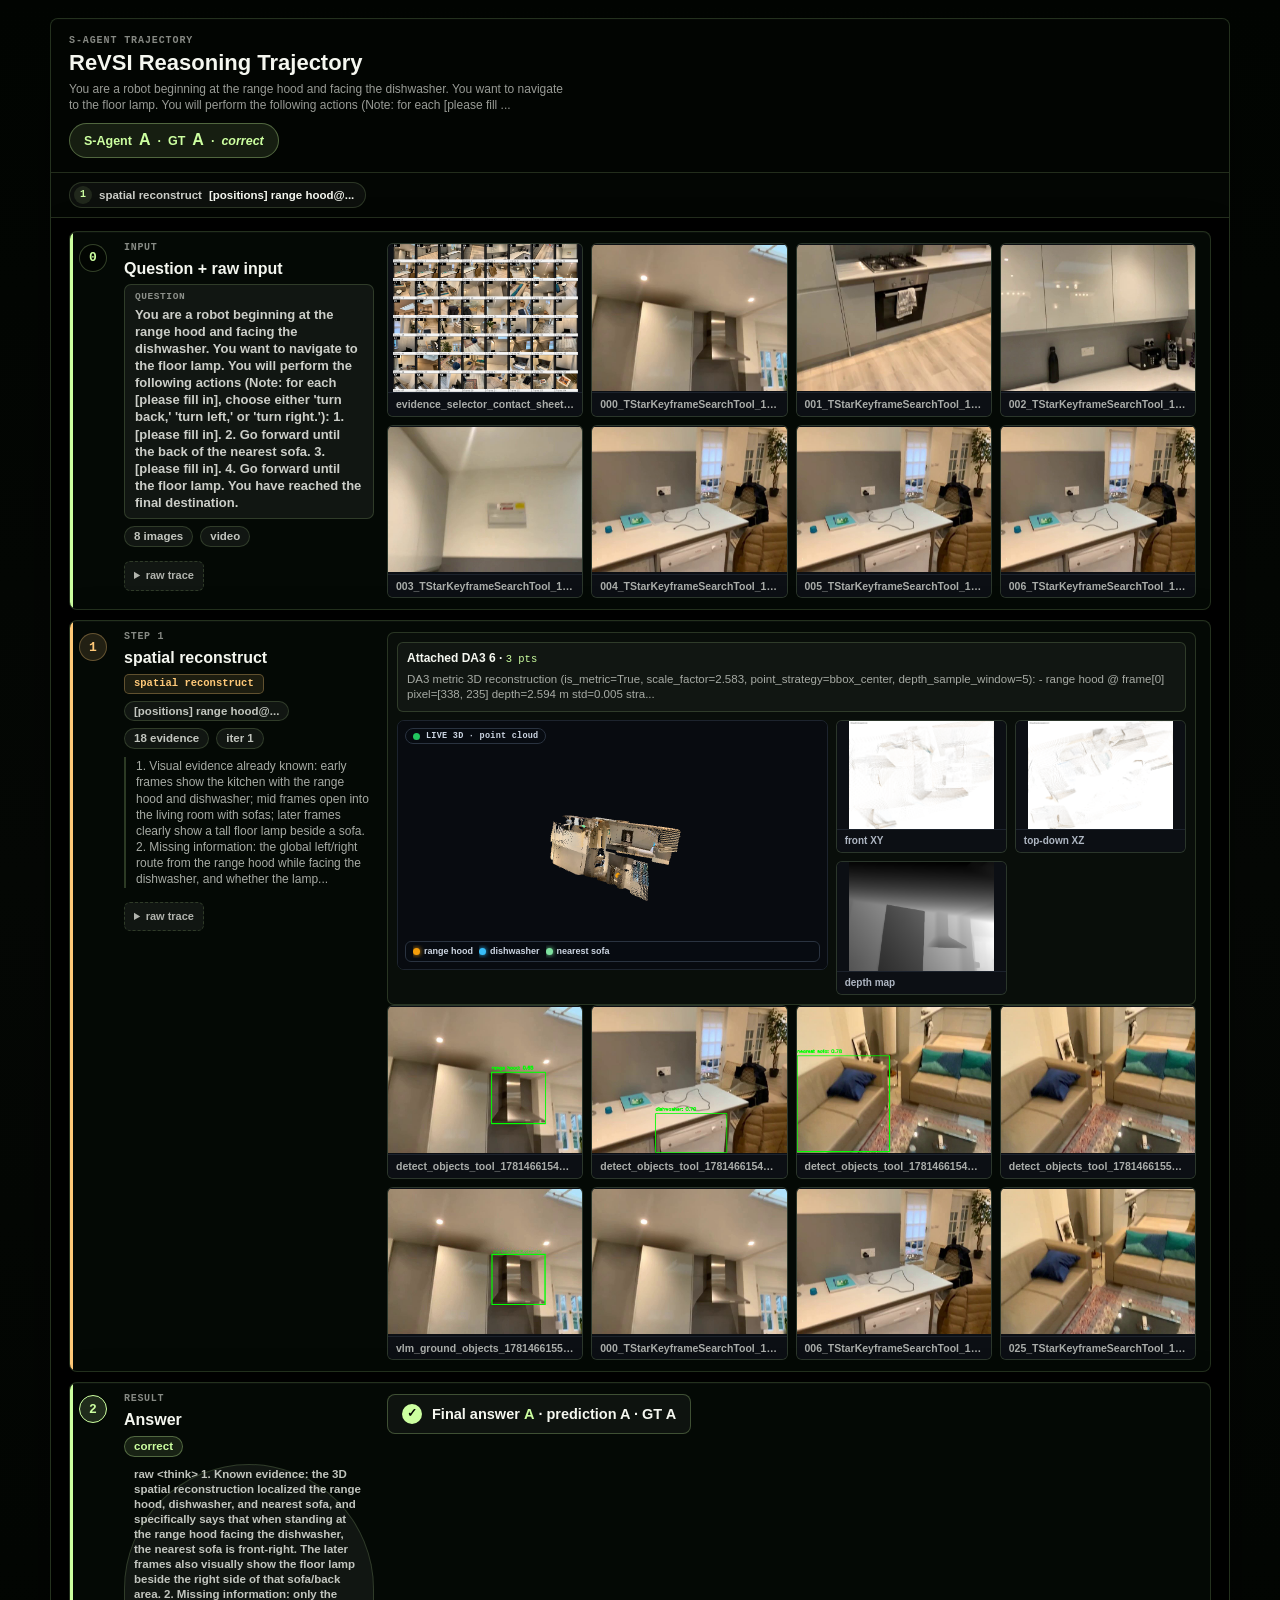
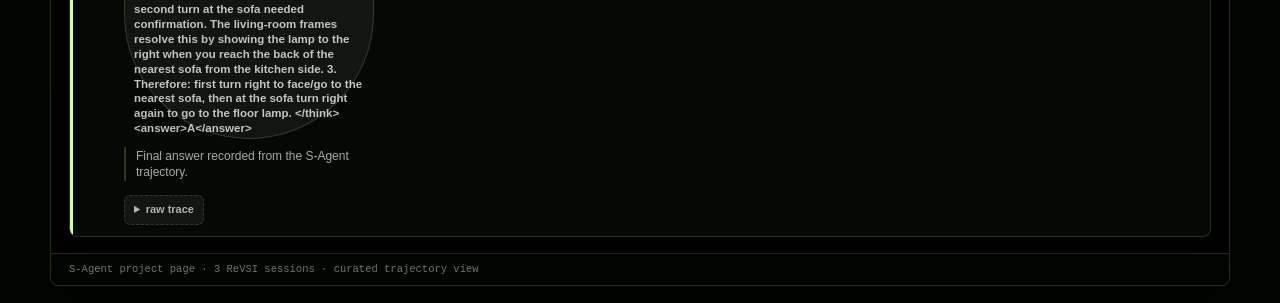
<file: trajectories/revsi_trajectory.html>
<!doctype html>
<html lang="zh">
<head>
<meta charset="utf-8" />
<title>S-Agent Trajectory · ReVSI</title>
<meta name="viewport" content="width=device-width,initial-scale=1" />
<meta http-equiv="Cache-Control" content="no-cache, no-store, must-revalidate" />
<meta http-equiv="Pragma" content="no-cache" />
<meta http-equiv="Expires" content="0" />
<script src="lib/three.min.js"></script>
<script src="lib/PLYLoader.js"></script>
<script src="lib/OrbitControls.js"></script>
<script src="revsi_cases.js"></script>
<style>
  :root{
    --ink:#f5f7f0; --muted:rgba(245,247,240,.62); --line:rgba(204,255,160,.16);
    --soft:rgba(255,255,255,.055); --soft2:rgba(204,255,160,.10);
    --blue:#9fcbff; --green:#ccffa0; --amber:#ffc978; --gray:rgba(245,247,240,.5); --red:#ff9e9e;
    --mono:ui-monospace,SFMono-Regular,Menlo,Consolas,monospace;
    --gap-1:4px; --gap-2:8px; --gap-3:13px;
    --row-pad:11px; --rail:46px; --node:28px; --copy-w:250px;
    --fig-h:148px; --fig-strip-h:76px; --plot-h:188px; --q-size:22px; --h2-size:16px;
  }
  *{box-sizing:border-box}
  html,body{margin:0;min-height:100%;background:linear-gradient(180deg,#020502 0%,#050805 46%,#020502 100%);color:var(--ink);font:13px/1.4 "Inter Tight",-apple-system,BlinkMacSystemFont,"Segoe UI",Arial,"PingFang SC","Microsoft YaHei",sans-serif}
  body{padding:18px}
  a{color:var(--green);text-decoration:none}
  a:hover{text-decoration:underline}
  img,video{display:block;width:100%;background:#020502}
  button,select,input{font:inherit}
  button{cursor:pointer}
  .sheet{max-width:1180px;margin:0 auto;border:1px solid var(--line);background:rgba(5,10,6,.92);border-radius:8px;overflow:hidden;box-shadow:0 22px 70px rgba(0,0,0,.45),inset 0 1px 0 rgba(255,255,255,.035)}
  .sheet.compact{max-width:1000px;--copy-w:212px;--fig-h:128px;--fig-strip-h:62px;--plot-h:176px;--q-size:21px;--h2-size:15px;--row-pad:9px;--rail:42px;--node:26px;--gap-3:14px}

  header{display:grid;grid-template-columns:minmax(0,1fr);gap:18px;align-items:start;padding:16px 18px 14px;border-bottom:1px solid var(--line);background:rgba(2,5,2,.72)}
  .brand{font:10px/1.2 var(--mono);font-weight:800;letter-spacing:.09em;text-transform:uppercase;color:rgba(245,247,240,.54)}
  h1{margin:3px 0 0;font-size:var(--q-size);line-height:1.14;font-weight:850;letter-spacing:0;color:var(--ink)}
  .head-sub{margin:6px 0 0;color:rgba(245,247,240,.62);font-size:12px;line-height:1.35;max-width:76ch}
  .qcard{width:100%;border:1px solid var(--line);background:var(--soft);border-radius:7px;padding:7px 10px;font-size:13px;line-height:1.32;font-weight:650;color:rgba(245,247,240,.82)}
  .qcard .qcard-tag{display:block;font:9.5px/1 var(--mono);font-weight:800;letter-spacing:.06em;text-transform:uppercase;color:rgba(245,247,240,.54);margin-bottom:4px}
  .verdict{display:inline-flex;align-items:baseline;gap:7px;margin-top:10px;border:1px solid rgba(204,255,160,.32);background:rgba(204,255,160,.10);border-radius:999px;padding:5px 14px;font-size:12.5px;font-weight:650;color:var(--green)}
  .verdict b{font-size:16px;font-weight:900;font-variant-numeric:tabular-nums}
  .verdict.bad{border-color:rgba(255,158,158,.34);background:rgba(255,158,158,.09);color:var(--red)}
  .pipeline{display:flex;align-items:center;flex-wrap:wrap;gap:var(--gap-1);list-style:none;margin:0;padding:9px 18px;border-bottom:1px solid var(--line);background:rgba(0,0,0,.32)}
  .pchip{display:inline-flex;align-items:center;gap:7px;border:1px solid var(--line);background:rgba(255,255,255,.045);border-radius:999px;padding:3px 11px 3px 4px;font-size:11.5px;font-weight:700;color:rgba(245,247,240,.82)}
  .pchip .pno{display:grid;place-items:center;width:18px;height:18px;border-radius:50%;background:rgba(204,255,160,.10);font:10px/1 var(--mono);font-weight:850;color:var(--green)}
  .pchip .pval{font-weight:850;font-variant-numeric:tabular-nums;color:var(--ink)}
  .pchip.warn{border-color:rgba(255,201,120,.30);background:rgba(255,201,120,.10);color:var(--amber)}
  .pchip.good{border-color:rgba(204,255,160,.32);background:rgba(204,255,160,.10);color:var(--green)}
  .pcon{color:rgba(245,247,240,.35);font-weight:900;padding:0 2px}

  .trace{position:relative;display:grid;gap:10px;padding:13px 18px 16px;background:#000}
  .stage{position:relative;display:grid;grid-template-columns:var(--rail) minmax(0,1fr);gap:var(--gap-2);padding:var(--row-pad) 14px var(--row-pad) 0;border:1px solid var(--line);border-radius:8px;background:rgba(5,10,6,.94);box-shadow:0 16px 46px rgba(0,0,0,.34),inset 0 1px 0 rgba(255,255,255,.028);overflow:hidden}
  .stage::before{content:"";position:absolute;left:0;top:0;bottom:0;width:3px;background:rgba(204,255,160,.28)}
  .stage.input::before,.stage.metric::before,.stage.answer::before{background:var(--green)}
  .stage.tools::before{background:var(--amber)}
  .stage.ply::before{background:var(--blue)}
  .rail{display:flex;align-items:flex-start;justify-content:center;padding-top:1px}
  .node{width:var(--node);height:var(--node);border:1.5px solid rgba(204,255,160,.24);border-radius:50%;background:#020502;display:grid;place-items:center;color:var(--green);font:13px/1 var(--mono);font-weight:850;box-shadow:0 0 0 1px rgba(0,0,0,.18)}
  .stage.tools .node{border-color:rgba(255,201,120,.3);background:rgba(255,201,120,.12);color:var(--amber)}
  .stage.ply .node{border-color:rgba(159,203,255,.35);background:rgba(159,203,255,.10);color:var(--blue)}
  .stage.answer .node{background:rgba(204,255,160,.14);border-color:var(--green)}
  .stage-content{grid-column:2;min-width:0;display:grid;grid-template-columns:var(--copy-w) minmax(0,1fr);gap:var(--gap-3);align-items:start}
  .copy{min-width:0;display:flex;flex-direction:column;align-items:flex-start;gap:6px}
  .visual{min-width:0}
  .kicker{font:10px/1 var(--mono);font-weight:800;letter-spacing:.07em;text-transform:uppercase;color:rgba(245,247,240,.54)}
  h2{margin:0;font-size:var(--h2-size);line-height:1.2;font-weight:800;letter-spacing:0;color:var(--ink)}
  .step-head{display:flex;align-items:center;gap:7px;flex-wrap:wrap;margin-top:1px}
  .tool,.pill{border:1px solid var(--line);background:var(--soft);color:rgba(245,247,240,.78);border-radius:999px;padding:2px 9px;font-size:11.5px;font-weight:650;line-height:1.3}
  .tool{border-radius:5px;font:10.5px/1.25 var(--mono);font-weight:750}
  .pill b{font-weight:850;font-variant-numeric:tabular-nums}
  .pill.good,.tool.green{border-color:rgba(204,255,160,.32);background:rgba(204,255,160,.10);color:var(--green)}
  .pill.warn,.tool.amber{border-color:rgba(255,201,120,.30);background:rgba(255,201,120,.10);color:var(--amber)}
  .reason{border-left:2px solid rgba(204,255,160,.20);padding:1px 0 1px 10px;color:rgba(245,247,240,.68);font-size:12px;font-weight:450;line-height:1.34;margin:2px 0 0}

  .gallery{display:grid;grid-template-columns:repeat(var(--cols,2),minmax(0,1fr));gap:var(--gap-2)}
  .gallery.cols-1{--cols:1}.gallery.cols-2{--cols:2}.gallery.cols-3{--cols:3}.gallery.cols-4{--cols:4}
  .gallery.strip{--cols:4;gap:var(--gap-1)}
  figure{margin:0;border:1px solid var(--line);background:#0c0f14;overflow:hidden;border-radius:6px}
  figure button{display:flex;align-items:center;justify-content:center;width:100%;height:var(--fig-h);padding:0;border:0;background:#0c0f14;cursor:zoom-in}
  figure img{width:auto;height:auto;max-width:100%;max-height:100%;object-fit:contain;background:#0c0f14}
  .gallery.strip figure button{height:var(--fig-strip-h)}
  .gallery.plots figure button{height:var(--plot-h);background:#fff}
  .gallery.plots figure img{background:#fff}
  figcaption{padding:4px 8px;color:rgba(245,247,240,.68);font-size:10.5px;font-weight:650;white-space:nowrap;overflow:hidden;text-overflow:ellipsis;background:#0c0f14;border-top:1px solid #1c222c}
  .gallery.plots figcaption{color:#c5c9c4;background:#0c0f14}

  .turn-list,.tool-list{display:grid;gap:8px}
  .metric-bundles{display:grid;gap:8px}
  .metric-bundle{display:grid;grid-template-columns:1fr;gap:8px;align-items:start;border:1px solid var(--line);background:rgba(255,255,255,.025);border-radius:7px;padding:9px}
  .mini{border:1px solid var(--line);background:rgba(255,255,255,.035);border-radius:6px;padding:8px 9px;min-width:0}
  .mini h3{margin:0 0 5px;font-size:12px;line-height:1.2;color:var(--ink)}
  .mini p{margin:0;color:rgba(245,247,240,.66);font-size:11.5px;line-height:1.35}
  .metric-bundle .mini p{display:-webkit-box;-webkit-line-clamp:2;-webkit-box-orient:vertical;overflow:hidden}
  .mini code{font:10.5px/1.3 var(--mono);color:var(--green)}
  .mini.warn code{color:var(--amber)}

  .ply-row{display:grid;grid-template-columns:minmax(0,1.25fr) minmax(0,.75fr);gap:var(--gap-2);align-items:start;--ply-row-h:176px;min-width:0}
  .metric-bundle .ply-row{grid-template-columns:minmax(0,1.18fr) minmax(0,.96fr);--ply-row-h:250px}
  .ply-row .ply3d{height:var(--ply-row-h)}
  .ply-plots{display:grid;grid-template-columns:repeat(auto-fit,minmax(132px,1fr));gap:var(--gap-2);min-width:0;align-items:start}
  .metric-bundle .ply-plots{grid-template-columns:repeat(auto-fit,minmax(128px,1fr))}
  .ply-row figure{min-width:0;background:#0c0f14}
  .ply-row figure button{height:calc((var(--ply-row-h) - 33px) / 2);min-height:84px;background:#0c0f14;overflow:hidden}
  .ply-row figure img{width:auto;height:auto;max-width:100%;max-height:100%;object-fit:contain;background:#0c0f14}
  .ply-row figcaption{color:#aeb6c2;background:#0c0f14;border-top:1px solid #1c222c;font-size:10px}
  .ply-row .ply-badge{top:7px;left:7px;padding:3px 7px;font-size:8.5px}
  .ply-row .ply-hint{display:none}
  .ply-row .ply-legend{left:7px;right:7px;bottom:7px;gap:6px;padding:3px 7px;font-size:9px;max-height:70px;overflow:hidden}
  .ply-row .lg{gap:4px}
  .ply-row .lg i{width:7px;height:7px}
  .ply3d{position:relative;width:100%;height:300px;border:1px solid #1d242e;border-radius:7px;overflow:hidden;background:radial-gradient(120% 90% at 50% 35%,#121823 0%,#080b10 70%,#05070a 100%);touch-action:none;cursor:grab}
  .ply3d canvas{display:block;width:100%;height:100%}
  .ply3d::after{content:"loading point cloud...";position:absolute;inset:0;display:grid;place-items:center;background:rgba(5,7,10,.62);font:10.5px/1 var(--mono);font-weight:750;color:#94a3b8;pointer-events:none;transition:opacity .18s ease}
  .ply3d[data-loaded="1"]::after{opacity:0}
  .ply3d.ply-fail::after{content:"point cloud could not load";color:#fca5a5;background:rgba(17,24,39,.74);opacity:1}
  .ply-badge{position:absolute;top:9px;left:9px;display:inline-flex;align-items:center;gap:6px;background:rgba(8,12,18,.62);border:1px solid #2a3340;border-radius:999px;padding:3px 10px;font:9.5px/1 var(--mono);font-weight:750;letter-spacing:.03em;color:#cdd6e3;pointer-events:none}
  .live-dot{width:7px;height:7px;border-radius:50%;background:#22c55e;animation:livepulse 1.6s infinite}
  @keyframes livepulse{0%{box-shadow:0 0 0 0 rgba(34,197,94,.55)}70%{box-shadow:0 0 0 6px rgba(34,197,94,0)}100%{box-shadow:0 0 0 0 rgba(34,197,94,0)}}
  .ply-hint{position:absolute;top:9px;right:10px;display:none;font:9.5px/1 var(--mono);color:#6b7585;pointer-events:none}
  .ply-legend{position:absolute;bottom:9px;left:9px;right:9px;display:flex;gap:11px;flex-wrap:wrap;align-items:center;background:rgba(8,12,18,.62);border:1px solid #2a3340;border-radius:6px;padding:4px 10px;font-size:10.5px;font-weight:650;color:#cdd6e3;pointer-events:none}
  .lg{display:inline-flex;align-items:center;gap:5px;max-width:180px;white-space:nowrap;overflow:hidden;text-overflow:ellipsis}
  .lg i{width:9px;height:9px;border-radius:50%;display:inline-block;box-shadow:0 0 5px currentColor}
  .links{display:flex;gap:7px;flex-wrap:wrap;margin-top:8px}
  .links a{border:1px solid var(--line);background:rgba(255,255,255,.045);border-radius:999px;padding:4px 9px;font:10.5px/1 var(--mono);font-weight:800}

  .final-line{display:inline-flex;align-items:center;gap:10px;border:1px solid rgba(204,255,160,.26);background:rgba(255,255,255,.045);border-radius:8px;padding:9px 14px;font-size:14.5px;line-height:1.3;font-weight:650;color:var(--ink)}
  .final-line b{font-weight:900;font-variant-numeric:tabular-nums;color:var(--green)}
  .ok-tick{display:inline-grid;place-items:center;width:20px;height:20px;border-radius:50%;background:var(--green);color:#020502;font-size:12px;font-weight:900}
  details.raw{margin-top:var(--gap-2);border:1px dashed var(--line);background:var(--soft);font-size:11px;color:rgba(245,247,240,.70);border-radius:6px}
  details.raw summary{cursor:pointer;padding:6px 9px;font-weight:750}
  details.raw pre{margin:0;padding:8px;border-top:1px dashed var(--line);white-space:pre-wrap;overflow-wrap:anywhere;max-height:200px;overflow:auto;font:10.5px/1.45 var(--mono)}
  .bottom-note{padding:8px 18px;border-top:1px solid var(--line);color:rgba(245,247,240,.50);font:10.5px/1.4 var(--mono);background:rgba(2,5,2,.72)}
  #lightbox{position:fixed;inset:0;display:none;align-items:center;justify-content:center;background:rgba(8,12,18,.9);z-index:40;cursor:zoom-out;padding:22px}
  #lightbox img{max-width:96vw;max-height:94vh;width:auto;height:auto;background:#fff;border-radius:6px}
  #lightbox.show{display:flex}

  @media (max-width:980px){
    header{grid-template-columns:1fr}
  }

  @media (max-width:760px){
    body{padding:10px}
    .sheet{border-radius:8px}
    header{grid-template-columns:1fr;gap:11px;padding:14px}
    .pipeline{flex-wrap:nowrap;overflow-x:auto;padding:9px 12px}
    .pchip,.pcon{flex:0 0 auto}
    .pchip{max-width:230px}
    .pchip .pval{max-width:128px;white-space:nowrap;overflow:hidden;text-overflow:ellipsis}
    .trace{gap:12px;padding:12px}
    .stage{grid-template-columns:32px minmax(0,1fr);padding:12px 10px 12px 0}
    .stage-content{grid-template-columns:1fr;gap:10px}
    .copy{width:100%}
    .head-sub{font-size:11.5px}
    .gallery{grid-template-columns:repeat(2,minmax(0,1fr)) !important}
    .gallery.cols-1{grid-template-columns:1fr !important}
    figure button{height:132px}
    .ply-row,.metric-bundle .ply-row{grid-template-columns:1fr;--ply-row-h:220px}
    .ply-plots{grid-template-columns:1fr}
    .ply-row figure button{height:120px}
    .final-line{width:100%;align-items:flex-start}
  }

  @media (max-width:420px){
    :root{--q-size:22px;--h2-size:15px}
    .gallery{grid-template-columns:1fr !important}
    figure button{height:154px}
  }
</style>
</head>
<body>
<main class="sheet" id="app">
  <header id="head"></header>
  <ol class="pipeline" id="pipeline"></ol>
  <section class="trace" id="trace"></section>
  <div class="bottom-note" id="note"></div>
</main>
<div id="lightbox" aria-label="image preview"><img alt=""></div>

<script>
const DATA = window.SHOWCASE_DATA || { cases: [] };
const CASES = DATA.cases || [];
const cleanMode = new URLSearchParams(location.search).get("clean") === "1";
const qsCase = new URLSearchParams(location.search).get("case");
let currentId = qsCase || (CASES[0] && CASES[0].case_id);
let activePlys = [];
let inlinePlyScripts = {};

const $ = (id) => document.getElementById(id);
const esc = (v) => String(v ?? "").replace(/[&<>"']/g, (c) => ({ "&":"&amp;","<":"&lt;",">":"&gt;",'"':"&quot;","'":"&#39;" }[c]));
const fileName = (p) => String(p || "").split("/").pop() || "";
const unique = (arr) => [...new Set((arr || []).filter(Boolean))];
const isImage = (p) => /\.(png|jpe?g|webp|gif)$/i.test(String(p || ""));
const isServedImage = (p) => isImage(p) && !String(p || "").startsWith("/") && !/^[a-z]+:\/\//i.test(String(p || ""));
const isGood = (c) => {
  const pred = String(c.prediction ?? "").trim();
  const gt = String(c.ground_truth ?? "").trim();
  if (pred === gt) return true;
  const toNumber = (value) => /-?\d/.test(value) ? Number(value.replace(/[^0-9.+-]/g, "")) : NaN;
  const predNum = toNumber(pred);
  const gtNum = toNumber(gt);
  if (Number.isFinite(predNum) && Number.isFinite(gtNum)){
    return Math.abs(predNum - gtNum) <= Math.max(0.1, Math.abs(gtNum) * 0.05);
  }
  return false;
};
const short = (s, n = 420) => { s = String(s || "").trim(); return s.length > n ? s.slice(0, n - 1) + "..." : s; };
const pretty = (v) => esc(JSON.stringify(v ?? {}, null, 2));
const cleanAnswerText = (v) => String(v ?? "").replace(/<\/?answer>/gi, "").trim();

function currentCase(){
  return CASES.find((c) => String(c.case_id) === String(currentId)) || null;
}

function localAssetPath(path, c = currentCase()){
  const s = String(path || "").trim();
  const remote = s.match(/\/([^/]+)\/((?:cases|decoded_images|video_frames|external_frames|tool_cache)\/[^"'\]\s]+)$/);
  if (s.startsWith("/mnt/") && remote) return `runs/${remote[1]}/${remote[2]}`;
  if (/^\d+_\d+\.(jpg|jpeg|png|webp|gif)$/i.test(s) && c?.run_name){
    return `runs/${c.run_name}/decoded_images/${s}`;
  }
  if (/^\d{3}_TStarKeyframeSearchTool_.*\.(jpg|jpeg|png|webp|gif)$/i.test(s) && c?.run_name && c?.case_id){
    return `runs/${c.run_name}/video_frames/${c.case_id}/vlm_frames/${s}`;
  }
  if (/^TStarKeyframeSearchTool_.*\.(jpg|jpeg|png|webp|gif)$/i.test(s) && c?.run_name){
    return `runs/${c.run_name}/external_frames/${s}`;
  }
  return s;
}

function answerText(c){
  const raw = c.final_answer || c.raw_output || c.prediction || "";
  const m = String(raw).match(/<answer>([\s\S]*?)<\/answer>/i);
  return (m ? m[1] : raw).trim();
}

function extractImages(value, out = []){
  if (!value) return out;
  if (typeof value === "string"){ if (isImage(value)) out.push(value); return out; }
  if (Array.isArray(value)){ value.forEach((x) => extractImages(x, out)); return out; }
  if (typeof value === "object") Object.values(value).forEach((x) => extractImages(x, out));
  return out;
}

function inputImages(c){
  const turnImgs = (c.turns || []).flatMap((t) => t.images || []);
  const originals = turnImgs.filter((p) => /(?:decoded_images|video_frames)\/.*\.(jpg|png|webp)$/i.test(p));
  return unique([c.contact_sheet, ...originals]).slice(0, Math.max(2, Math.min(8, c.frame_count || 4)));
}

function metricBundles(c){
  return (c.full_tools || []).filter((t) => t.tool === "metric_depth3d_tool").map((t) => {
    const audit = (t.result && (t.result.audit_assets || t.result.audit_artifacts)) || {};
    return {
      idx: t.idx,
      summary: t.summary || (t.result && t.result.summary) || "",
      depth: t.result && t.result.vis_path,
      topdown: audit.topdown_path,
      front: audit.front_path,
      ply: audit.ply_path,
      pointCount: audit.saved_point_count,
      result: t.result
    };
  });
}

function projectionImages(c){
  const bundled = metricBundles(c).flatMap((b) => [b.front, b.topdown, b.depth]);
  const explicit = c.projection_images || [];
  const inferred = (c.artifacts || []).filter((p) => isImage(p) && /(topdown|front_xy|depth)/i.test(fileName(p)));
  return unique([...bundled, ...explicit, ...inferred]).slice(0, 18);
}

function projectionLabel(path){
  const name = fileName(path);
  if (/topdown/i.test(name)) return "top-down XZ";
  if (/front_xy/i.test(name)) return "front XY";
  if (/depth/i.test(name)) return "depth map";
  return name;
}

function toolImages(c, predicate){
  const tools = (c.full_tools || []).filter(predicate);
  const fromResults = tools.flatMap((t) => extractImages(t.result));
  const byName = (c.artifacts || []).filter((p) => isImage(p) && tools.some((t) => fileName(p).includes(t.tool)));
  return unique([...fromResults, ...byName]).slice(0, 16);
}

function pointMarkers(c){
  const colors = ["#f59e0b","#38bdf8","#7ee2a0","#f472b6","#a78bfa","#f87171","#fde047","#2dd4bf"];
  const pts = [];
  (c.full_tools || []).filter((t) => t.tool === "metric_depth3d_tool").forEach((t) => {
    ((t.result && t.result.points) || []).forEach((p) => {
      const xyz = p.xyz_world || p.world_xyz;
      if (Array.isArray(xyz) && xyz.length === 3 && pts.length < 8){
        pts.push({ label: p.label || "point", xyz, color: colors[pts.length % colors.length] });
      }
    });
  });
  return pts;
}

function setUrl(){
  const p = new URLSearchParams(location.search);
  p.set("case", currentId);
  if (cleanMode) p.set("clean", "1");
  history.replaceState(null, "", "?" + p.toString());
}

function gallery(paths, opts = {}){
  const imgs = unique((paths || []).map((p) => localAssetPath(p))).filter(isServedImage).slice(0, opts.limit || 8);
  if (!imgs.length) return `<div class="mini"><p>No image evidence in this group.</p></div>`;
  const cols = opts.cols || (imgs.length >= 4 ? 4 : imgs.length >= 3 ? 3 : 2);
  const klass = opts.plots ? " gallery plots" : "gallery";
  return `<div class="${klass} cols-${cols}">` + imgs.map((path, i) => `
    <figure>
      <button type="button" data-lightbox="${esc(path)}"><img src="${esc(path)}" alt="${esc(opts.labels?.[i] || fileName(path))}" loading="lazy"></button>
      <figcaption>${esc(opts.labels?.[i] || fileName(path))}</figcaption>
    </figure>
  `).join("") + `</div>`;
}

function imageFigure(path, label){
  path = localAssetPath(path);
  return `<figure>
    <button type="button" data-lightbox="${esc(path)}"><img src="${esc(path)}" alt="${esc(label || fileName(path))}" loading="lazy"></button>
    <figcaption title="${esc(label || fileName(path))}">${esc(label || fileName(path))}</figcaption>
  </figure>`;
}

function rawBlock(label, value){
  if (cleanMode || !value) return "";
  return `<details class="raw"><summary>${esc(label)}</summary><pre>${typeof value === "string" ? esc(value) : pretty(value)}</pre></details>`;
}

function stage(cls, no, kicker, title, chips, reason, visual, raw, copyExtra = ""){
  return `<article class="stage ${cls}">
    <div class="rail"><div class="node">${esc(no)}</div></div>
    <div class="stage-content">
      <div class="copy">
        <div class="kicker">${esc(kicker)}</div>
        <h2>${esc(title)}</h2>
        ${copyExtra}
        ${chips.length ? `<div class="step-head">${chips.map((c) => `<span class="${esc(c[1] || "pill")}">${esc(c[0])}</span>`).join("")}</div>` : ""}
        ${reason ? `<div class="reason">${esc(reason)}</div>` : ""}
        ${rawBlock("raw trace", raw)}
      </div>
      <div class="visual">${visual}</div>
    </div>
  </article>`;
}

function renderHeader(c){
  const good = isGood(c);
  document.title = "S-Agent Trajectory · ReVSI";
  $("head").innerHTML = `
    <div class="head-main">
      <div class="brand">S-Agent trajectory</div>
      <h1>ReVSI Reasoning Trajectory</h1>
      <p class="head-sub">${esc(short(c.question, 180))}</p>
      <div class="verdict ${good ? "" : "bad"}">S-Agent <b>${esc(c.prediction)}</b><span>·</span> GT <b>${esc(c.ground_truth)}</b><span>·</span><em>${good ? "correct" : "check"}</em></div>
    </div>
  `;
}

function renderPipeline(steps){
  $("pipeline").innerHTML = steps.map((s, i) => `
    <li class="pchip ${esc(s.tone || "")}"><span class="pno">${i + 1}</span>${esc(s.label)} <span class="pval">${esc(s.value || "")}</span></li>${i < steps.length - 1 ? `<span class="pcon">→</span>` : ""}
  `).join("");
}

function inputStep(c, no){
  const imgs = inputImages(c);
  const qcard = `<div class="qcard"><span class="qcard-tag">Question</span>${esc(c.question)}</div>`;
  return {
    label: "Input",
    value: `${imgs.length} images`,
    tone: "",
    html: stage("input", no, "Input", "Question + raw input",
    [[`${imgs.length} images`, "pill"], [c.video ? "video" : "ReVSI", "pill"]],
    "",
    gallery(imgs, { cols: Math.min(4, Math.max(2, imgs.length)), limit: 8 }),
    c.options || c.question,
    qcard)
  };
}

function parseToolCount(kind){
  const m = String(kind || "").match(/n=(\d+)/);
  return m ? Number(m[1]) : 0;
}

function turnAssignments(c){
  const tools = c.full_tools || [];
  const turns = c.turns || [];
  const nonFinalTurns = turns.filter((t) => !t.answer);
  const assigned = [];
  let cursor = 0;
  nonFinalTurns.forEach((turn) => {
    const n = parseToolCount(turn.kind);
    for (let i = 0; i < n && cursor < tools.length; i += 1) assigned[cursor++] = turn;
  });
  const fallback = nonFinalTurns[nonFinalTurns.length - 1] || turns[0] || null;
  while (cursor < tools.length) assigned[cursor++] = fallback;
  return assigned;
}

function toolShortName(tool){
  const map = {
    detect_objects_tool: "Detect",
    vlm_ground_objects: "Ground",
    metric_depth3d_tool: "Measure",
    metric_measurement_expert_tool: "Estimate",
    relative_position_expert_tool: "Resolve",
    counting_expert_tool: "Count",
    visual_orientation_expert_tool: "Orient"
  };
  return map[tool.tool] || tool.tool.replace(/_tool|_/g, " ").trim();
}

function toolTitle(tool){
  const map = {
    detect_objects_tool: "Detect objects",
    vlm_ground_objects: "Ground target objects",
    metric_depth3d_tool: "Measure in 3D",
    metric_measurement_expert_tool: "Initial metric estimate",
    relative_position_expert_tool: "Resolve relative position",
    counting_expert_tool: "Counting pass",
    visual_orientation_expert_tool: "Orientation check"
  };
  return map[tool.tool] || tool.tool.replace(/_/g, " ");
}

function toolClass(tool){
  if (tool.tool === "metric_depth3d_tool") return "metric";
  if (/metric|relative|counting|orientation/.test(tool.tool)) return "tools";
  return "tools";
}

function toolTone(tool){
  if (tool.tool === "metric_depth3d_tool" || tool.tool === "relative_position_expert_tool") return "good";
  if (tool.tool === "metric_measurement_expert_tool") return "warn";
  if (tool.tool === "detect_objects_tool" || tool.tool === "vlm_ground_objects") return "warn";
  return "";
}

function toolValue(tool){
  const r = tool.result || {};
  if (tool.tool === "metric_depth3d_tool" && Array.isArray(r.points)) return `${r.points.length} pts`;
  if (r.count !== undefined) return `${r.count} found`;
  if (r.result) return cleanAnswerText(r.result);
  if (r.value !== undefined) return `${r.value}${r.unit ? " " + r.unit : ""}`;
  if (r.conclusion) return short(cleanAnswerText(r.conclusion), 28);
  const first = String(tool.summary || r.summary || "").split(/[;\n]/)[0].trim();
  return short(first, 24) || "done";
}

function metricMarkers(tool){
  const colors = ["#f59e0b","#38bdf8","#7ee2a0","#f472b6","#a78bfa","#f87171","#fde047","#2dd4bf"];
  const pts = [];
  ((tool.result && tool.result.points) || []).forEach((p) => {
    const xyz = p.xyz_world || p.world_xyz;
    if (Array.isArray(xyz) && xyz.length === 3 && pts.length < 8){
      pts.push({ label: p.label || "point", xyz, color: colors[pts.length % colors.length] });
    }
  });
  return pts;
}

function toolEvidenceImages(tool){
  const r = tool.result || {};
  const audit = r.audit_assets || r.audit_artifacts || {};
  const metric = [audit.front_path, audit.topdown_path, r.vis_path, audit.depth_path].filter(Boolean);
  if (tool.tool === "counting_expert_tool"){
    const debug = r.debug || {};
    const servedVis = extractImages(r).filter((p) => isServedImage(p) && !/(decoded_images|video_frames)\//.test(String(p)));
    const frameImgs = []
      .concat((debug.per_frame || []).map((x) => x && x.image_path))
      .concat(((debug.query_attempts || []).flat() || []).map((x) => x && x.image_path))
      .concat(extractImages(tool.arguments));
    return unique(servedVis.length ? servedVis : frameImgs).filter(isServedImage).slice(0, 12);
  }
  if (tool.tool === "relative_position_expert_tool"){
    const servedResult = extractImages(tool.result).filter((p) => isServedImage(p));
    const context = extractImages(tool.arguments);
    return unique(servedResult.length ? servedResult : context).filter(isServedImage).slice(0, 12);
  }
  if (tool.tool === "vlm_ground_objects"){
    const grounded = extractImages(tool.result).filter((p) => /\/cases\/.*\/tool_artifacts\/vlm_ground_objects_/.test(localAssetPath(p)));
    if (grounded.length) return unique(grounded).filter(isServedImage);
  }
  const general = extractImages(tool.result).filter((p) => !/(decoded_images|video_frames)\//.test(String(p)));
  return unique(metric.length ? metric : general).filter(isServedImage);
}

function metricToolVisual(tool){
  const r = tool.result || {};
  const audit = r.audit_assets || r.audit_artifacts || {};
  const projections = unique([audit.front_path, audit.topdown_path, r.vis_path, audit.depth_path].map((p) => localAssetPath(p))).filter(isServedImage);
  const labels = projections.map(projectionLabel);
  const ply = localAssetPath(audit.ply_path);
  const markers = metricMarkers(tool);
  const legend = markers.slice(0, 6).map((m) => `<span class="lg"><i style="color:${esc(m.color)};background:${esc(m.color)}"></i>${esc(m.label)}</span>`).join("");
  const markerData = esc(JSON.stringify(markers));
  if (!ply){
    return gallery(projections, { cols: Math.min(3, Math.max(1, projections.length)), limit: 4, labels, plots: true });
  }
  const figures = projections.slice(0, 3).map((path, i) => imageFigure(path, labels[i]));
  return `<div class="ply-row" style="--plot-cols:${Math.max(1, figures.length)}">
    <div class="ply3d" data-ply="${esc(ply)}" data-markers="${markerData}">
      <div class="ply-badge"><span class="live-dot"></span>LIVE 3D · point cloud</div>
      <div class="ply-hint">drag to rotate · scroll to zoom</div>
      <div class="ply-legend">${legend || "point cloud"}</div>
    </div>
    ${figures.length ? `<div class="ply-plots">${figures.join("")}</div>` : ""}
  </div>`;
}

function toolVisual(tool){
  if (tool.tool === "metric_depth3d_tool") return metricToolVisual(tool);
  const imgs = toolEvidenceImages(tool);
  return gallery(imgs, { cols: Math.min(4, Math.max(1, imgs.length)), limit: 8 });
}

function toolReason(tool, turn){
  if (turn && turn.thinking) return short(turn.thinking, 300);
  return short(tool.summary || tool.result?.summary || "Tool result recorded in the package.", 300);
}

const KNOWN_TOOLS = [
  "metric_measurement_expert_tool",
  "relative_position_expert_tool",
  "visual_orientation_expert_tool",
  "metric_depth3d_tool",
  "vlm_ground_objects",
  "counting_expert_tool",
  "detect_objects_tool"
];

function eventToolName(label){
  return KNOWN_TOOLS.find((tool) => label === tool || label.startsWith(tool + "_")) || label;
}

function parseExecutionSummary(prompt){
  const events = [];
  const re = /^-\s+(.+?)_iter(\d+):\s*(.+)$/gm;
  let m;
  while ((m = re.exec(prompt || ""))){
    events.push({
      label: m[1],
      tool: eventToolName(m[1]),
      iter: Number(m[2]),
      status: m[3].trim()
    });
  }
  return events;
}

function parseObservationBlocks(prompt){
  const blocks = [];
  const start = String(prompt || "").indexOf("Tool Observations:");
  if (start < 0) return blocks;
  const text = String(prompt).slice(start);
  const re = /\[Observation from ([^\]]+)\]:\n([\s\S]*?)(?=\n\n\[Observation from |\n\n?$)/g;
  let m;
  while ((m = re.exec(text))){
    const label = m[1].trim();
    blocks.push({ label, tool: eventToolName(label), text: m[2].trim() });
  }
  return blocks;
}

function imageDelta(prevTurn, curTurn){
  const prev = new Set(((prevTurn && prevTurn.images) || []).filter(isServedImage));
  return unique(((curTurn && curTurn.images) || []).filter(isServedImage).filter((img) => !prev.has(img)));
}

function buildHighLevelEvents(c){
  const turns = c.turns || [];
  let prevSummary = [];
  const events = [];
  turns.forEach((turn, turnIndex) => {
    const summary = parseExecutionSummary(turn.prompt || "");
    let delta = [];
    if (summary.length >= prevSummary.length && prevSummary.every((x, i) => summary[i] && summary[i].label === x.label && summary[i].iter === x.iter)){
      delta = summary.slice(prevSummary.length);
    } else {
      const seen = new Map();
      prevSummary.forEach((x) => {
        const key = `${x.label}|${x.iter}`;
        seen.set(key, (seen.get(key) || 0) + 1);
      });
      summary.forEach((x) => {
        const key = `${x.label}|${x.iter}`;
        const count = seen.get(key) || 0;
        if (count) seen.set(key, count - 1);
        else delta.push(x);
      });
    }
    if (delta.length){
      const obsBlocks = parseObservationBlocks(turn.prompt || "");
      const obsExact = new Map();
      const obsByTool = new Map();
      obsBlocks.forEach((obs) => {
        if (!obsExact.has(obs.label)) obsExact.set(obs.label, []);
        obsExact.get(obs.label).push(obs);
        if (!obsByTool.has(obs.tool)) obsByTool.set(obs.tool, []);
        obsByTool.get(obs.tool).push(obs);
      });
      const prevTurn = turns[turnIndex - 1] || null;
      const imgs = imageDelta(prevTurn, turn);
      delta.forEach((event) => {
        let obs = null;
        const exact = obsExact.get(event.label);
        if (exact && exact.length) obs = exact.shift();
        else {
          const queue = obsByTool.get(event.tool);
          if (queue && queue.length) obs = queue.shift();
        }
        events.push({
          ...event,
          observation: obs ? obs.text : "",
          causedByTurn: prevTurn,
          observedInTurn: turn,
          imageDelta: imgs
        });
      });
    }
    prevSummary = summary;
  });
  if (!events.length){
    (c.full_tools || []).forEach((tool) => {
      events.push({
        label: tool.tool,
        tool: tool.tool,
        iter: tool.idx,
        status: "executed",
        observation: tool.summary || tool.result?.summary || "",
        causedByTurn: (c.turns || []).find((t) => t.thinking) || null,
        observedInTurn: null,
        imageDelta: []
      });
    });
  }
  return events;
}

function attachFullTools(c, events){
  const fullTools = [...(c.full_tools || [])].sort((a, b) => Number(a.idx || 0) - Number(b.idx || 0));
  let cursor = 0;
  events.forEach((event, eventIndex) => {
    const found = fullTools.findIndex((tool, idx) => idx >= cursor && tool.tool === event.tool);
    if (found >= cursor){
      const nextSame = events.findIndex((later, idx) => idx > eventIndex && later.tool === event.tool);
      if (nextSame > eventIndex){
        const interveningTools = new Set(events.slice(eventIndex + 1, nextSame).map((later) => later.tool));
        const sliceTools = fullTools.slice(cursor, found).map((tool) => tool.tool);
        if (sliceTools.some((tool) => interveningTools.has(tool))){
          event.fullTools = [];
          return;
        }
      }
      event.fullTools = fullTools.slice(cursor, found + 1);
      cursor = found + 1;
    } else {
      event.fullTools = [];
    }
  });
  if (cursor < fullTools.length){
    if (events.length) events[events.length - 1].fullTools.push(...fullTools.slice(cursor));
    else fullTools.slice(cursor).forEach((tool) => events.push({ label: tool.tool, tool: tool.tool, iter: tool.idx, status: "executed", observation: tool.summary || "", fullTools: [tool], imageDelta: [] }));
  }
  return events;
}

function eventValue(event){
  const anchor = [...(event.fullTools || [])].reverse().find((tool) => tool.tool === event.tool) || (event.fullTools || [])[0];
  if (anchor) return toolValue(anchor);
  const obs = event.observation || event.status || "";
  if (/skipped|uncertain/i.test(obs)) return "uncertain";
  const answer = String(obs).match(/conclusion:\s*([^.\n]+)/i) || String(obs).match(/<answer>([\s\S]*?)<\/answer>/i);
  if (answer) return short(answer[1].trim(), 26);
  const found = String(obs).match(/Found\s+(\d+)\s+objects?/i);
  if (found) return `${found[1]} found`;
  const metric = String(obs).match(/([a-z_]+=\s*)?(-?\d+(?:\.\d+)?)\s*m\b/i);
  if (metric) return `${metric[2]} m`;
  return short(String(obs).split(/[;\n.]/)[0], 24) || "done";
}

function eventEvidenceImages(event){
  const fromTools = (event.fullTools || []).flatMap(toolEvidenceImages);
  if (fromTools.length) return unique(fromTools).filter(isServedImage);
  if (event.tool === "relative_position_expert_tool"){
    const visible = ((event.observedInTurn && event.observedInTurn.images) || []).filter(isServedImage);
    const generated = visible.filter((img) => !/(decoded_images|video_frames)\//.test(String(img)));
    const originals = visible.filter((img) => /(decoded_images|video_frames)\//.test(String(img)));
    return unique([...generated, ...originals]).slice(0, 12);
  }
  const fallback = (event.imageDelta || []).filter((img) => {
    const name = fileName(img);
    return name.includes(event.label) || name.includes(event.tool);
  });
  return unique(fallback).filter(isServedImage);
}

function eventReason(event){
  const thinking = event.causedByTurn && event.causedByTurn.thinking;
  if (thinking) return short(cleanAnswerText(thinking), 330);
  return short(cleanAnswerText(event.observation || event.status || "Tool result recorded in the package."), 330);
}

function eventVisual(event){
  const metricTools = (event.fullTools || []).filter((tool) => tool.tool === "metric_depth3d_tool");
  if (metricTools.length){
    if (metricTools.length === 1 && event.tool === "metric_depth3d_tool"){
      return metricToolVisual(metricTools[0]);
    }
    const cards = metricTools.map((tool) => `
      <div class="metric-bundle">
        <div class="mini">
          <h3>Attached DA3 ${esc(tool.idx)} · <code>${esc(toolValue(tool))}</code></h3>
          <p>${esc(short(tool.summary || tool.result?.summary || "", 190))}</p>
        </div>
        ${metricToolVisual(tool)}
      </div>
    `).join("");
    const otherImages = unique(eventEvidenceImages(event).filter((img) => !metricTools.some((tool) => toolEvidenceImages(tool).includes(img))));
    return `<div class="metric-bundles">${cards}</div>${otherImages.length ? gallery(otherImages, { cols: Math.min(4, Math.max(1, otherImages.length)), limit: 8 }) : ""}`;
  }
  const imgs = eventEvidenceImages(event);
  return gallery(imgs, { cols: Math.min(4, Math.max(1, imgs.length)), limit: 10 });
}

function eventStage(event, no){
  const pseudo = { tool: event.tool, result: {}, summary: event.observation };
  const chips = [
    [event.tool.replace(/_/g, " "), event.tool === "metric_depth3d_tool" || event.tool === "relative_position_expert_tool" ? "tool green" : "tool amber"],
    [eventValue(event), toolTone(pseudo) === "good" ? "pill good" : toolTone(pseudo) === "warn" ? "pill warn" : "pill"]
  ];
  const evidenceCount = eventEvidenceImages(event).length;
  if (evidenceCount) chips.push([`${evidenceCount} evidence`, "pill"]);
  if (event.observedInTurn) chips.push([`iter ${event.iter}`, "pill"]);
  const raw = {
    event: { label: event.label, tool: event.tool, iter: event.iter, status: event.status, observation: event.observation },
    caused_by_turn: event.causedByTurn ? { idx: event.causedByTurn.idx, kind: event.causedByTurn.kind, thinking: event.causedByTurn.thinking, response: event.causedByTurn.response } : null,
    attached_tools: (event.fullTools || []).map((tool) => ({ idx: tool.idx, tool: tool.tool, summary: tool.summary, arguments: tool.arguments, result: tool.result, source_json: tool.source_json }))
  };
  return {
    label: toolShortName(pseudo),
    value: eventValue(event),
    tone: toolTone(pseudo),
    html: stage(toolClass(pseudo), no, `Step ${no}`, toolTitle(pseudo), chips, eventReason(event), eventVisual(event), raw)
  };
}

function buildChronologicalSteps(c){
  let no = 0;
  const steps = [inputStep(c, no++)];
  const events = attachFullTools(c, buildHighLevelEvents(c));
  events.forEach((event) => steps.push(eventStage(event, no++)));
  steps.push(answerStep(c, no++));
  return steps;
}

function toolStep(tool, no, turn){
  const imgs = toolEvidenceImages(tool);
  const chips = [
    [tool.tool.replace(/_/g, " "), tool.tool === "metric_depth3d_tool" || tool.tool === "relative_position_expert_tool" ? "tool green" : "tool amber"],
    [toolValue(tool), toolTone(tool) === "good" ? "pill good" : toolTone(tool) === "warn" ? "pill warn" : "pill"]
  ];
  if (imgs.length) chips.push([`${imgs.length} evidence`, "pill"]);
  if (turn) chips.push([`turn ${turn.idx}`, "pill"]);
  return {
    label: toolShortName(tool),
    value: toolValue(tool),
    tone: toolTone(tool),
    html: stage(toolClass(tool), no, `Step ${tool.idx}`, toolTitle(tool), chips, toolReason(tool, turn), toolVisual(tool), {
      turn: turn ? { idx: turn.idx, kind: turn.kind, thinking: turn.thinking, response: turn.response } : null,
      tool: { idx: tool.idx, name: tool.tool, summary: tool.summary, arguments: tool.arguments, result: tool.result, source_json: tool.source_json }
    })
  };
}

function answerStep(c, no){
  const ans = answerText(c);
  const visual = `<div class="final-line"><span class="ok-tick">${isGood(c) ? "✓" : "!"}</span><span>Final answer <b>${esc(ans || c.prediction)}</b> · prediction ${esc(c.prediction)} · GT ${esc(c.ground_truth)}</span></div>`;
  const chips = cleanMode ? [] : [[isGood(c) ? "correct" : "check", isGood(c) ? "pill good" : "pill warn"]];
  if (!cleanMode && (c.final_answer || c.raw_output)) chips.push([`raw ${c.final_answer || c.raw_output || ""}`, "pill"]);
  return {
    label: "Answer",
    value: ans || c.prediction,
    tone: isGood(c) ? "good" : "warn",
    html: stage(`answer${isGood(c) ? " seg-ok" : " seg-warn"}`, no, "Result", "Answer",
    chips,
    cleanMode ? "" : "Final answer recorded from the S-Agent trajectory.",
    visual, c.raw_output || c.final_answer)
  };
}

function cleanupPly(){
  activePlys.forEach((item) => {
    cancelAnimationFrame(item.raf);
    item.renderer.dispose();
  });
  activePlys = [];
}

function inlinePlyCandidates(url){
  const clean = String(url || "").split(/[?#]/)[0];
  const relative = clean.includes("/trajectories/") ? clean.split("/trajectories/").pop() : clean;
  return unique([clean, decodeURIComponent(clean), relative, decodeURIComponent(relative), fileName(clean)]);
}

function inlinePlyBase64(url){
  const store = window.SAGENT_PLY_B64 || {};
  return inlinePlyCandidates(url).map((key) => store[key]).find(Boolean) || "";
}

function inlinePlyScript(url){
  const clean = String(url || "").split(/[?#]/)[0];
  if (!/_pointcloud\.ply$/i.test(clean)) return "";
  return clean.replace(/\/[^/]+_pointcloud\.ply$/i, "/ply_inline_data.js");
}

function decodePlyBase64(b64){
  const raw = atob(b64);
  const bytes = new Uint8Array(raw.length);
  for (let i = 0; i < raw.length; i++) bytes[i] = raw.charCodeAt(i);
  return bytes.buffer;
}

function loadInlinePly(url, loader){
  const existing = inlinePlyBase64(url);
  if (existing) return Promise.resolve(loader.parse(decodePlyBase64(existing)));
  const src = inlinePlyScript(url);
  if (!src) return Promise.reject(new Error("No inline PLY fallback"));
  inlinePlyScripts[src] = inlinePlyScripts[src] || new Promise((resolve, reject) => {
    const script = document.createElement("script");
    script.src = src;
    script.onload = resolve;
    script.onerror = () => reject(new Error(`Inline PLY fallback failed: ${src}`));
    document.head.appendChild(script);
  });
  return inlinePlyScripts[src].then(() => {
    const b64 = inlinePlyBase64(url);
    if (!b64) throw new Error(`Inline PLY data missing: ${url}`);
    return loader.parse(decodePlyBase64(b64));
  });
}

function loadPlyGeometry(url, onLoad, onError){
  const loader = new THREE.PLYLoader();
  if (location.protocol === "file:"){
    loadInlinePly(url, loader).then(onLoad).catch(onError);
    return;
  }
  loader.load(url, onLoad, undefined, () => {
    loadInlinePly(url, loader).then(onLoad).catch(onError);
  });
}

function initPlyViewer(el){
  if (!el || !window.THREE || !THREE.PLYLoader || !THREE.OrbitControls) return;
  let markers = [];
  try { markers = JSON.parse(el.dataset.markers || "[]"); } catch { markers = []; }
  const scene = new THREE.Scene();
  scene.background = new THREE.Color(0x080b10);
  const camera = new THREE.PerspectiveCamera(58, el.clientWidth / el.clientHeight, 0.01, 1000);
  const renderer = new THREE.WebGLRenderer({ antialias:true, alpha:false });
  renderer.setPixelRatio(Math.min(window.devicePixelRatio || 1, 2));
  renderer.setSize(el.clientWidth, el.clientHeight);
  el.appendChild(renderer.domElement);
  const controls = new THREE.OrbitControls(camera, renderer.domElement);
  controls.enableDamping = true;
  scene.add(new THREE.AmbientLight(0xffffff, .72));
  const key = new THREE.DirectionalLight(0xffffff, .9);
  key.position.set(2, 3, 4);
  scene.add(key);
  loadPlyGeometry(el.dataset.ply, (geo) => {
    geo.computeBoundingBox();
    const center = new THREE.Vector3(), size = new THREE.Vector3();
    geo.boundingBox.getCenter(center); geo.boundingBox.getSize(size);
    geo.translate(-center.x, -center.y, -center.z);
    const radius = Math.max(size.x, size.y, size.z) || 1;
    scene.add(new THREE.Points(geo, new THREE.PointsMaterial({ size:Math.max(radius / 420, .004), vertexColors:geo.hasAttribute("color"), color:geo.hasAttribute("color") ? 0xffffff : 0xc8d2d5 })));
    markers.forEach((m) => {
      const sphere = new THREE.Mesh(new THREE.SphereGeometry(radius / 65, 16, 16), new THREE.MeshBasicMaterial({ color:new THREE.Color(m.color) }));
      sphere.position.set(m.xyz[0] - center.x, m.xyz[1] - center.y, m.xyz[2] - center.z);
      scene.add(sphere);
    });
    camera.position.set(radius * .7, radius * .62, radius * 1.35);
    camera.near = radius / 1000; camera.far = radius * 22; camera.updateProjectionMatrix();
    controls.target.set(0,0,0); controls.update(); el.dataset.loaded = "1";
    const item = { renderer, raf:0 };
    activePlys.push(item);
    const animate = () => { item.raf = requestAnimationFrame(animate); controls.update(); renderer.render(scene, camera); };
    animate();
  }, (err) => {
    el.dataset.plyError = err && err.message ? err.message : "PLY load failed";
    el.classList.add("ply-fail");
    activePlys.push({ renderer, raf:0 });
  });
}

function renderPlys(){
  cleanupPly();
  document.querySelectorAll(".ply3d[data-ply]").forEach((el) => initPlyViewer(el));
}

function nav(delta){
  const idx = Math.max(0, CASES.findIndex((c) => c.case_id === currentId));
  currentId = CASES[(idx + delta + CASES.length) % CASES.length].case_id;
  render();
}

function render(){
  const c = CASES.find((x) => x.case_id === currentId) || CASES[0];
  if (!c) return;
  currentId = c.case_id;
  setUrl();
  $("app").className = `sheet${cleanMode ? " compact" : ""}`;
  renderHeader(c);
  const steps = buildChronologicalSteps(c);
  renderPipeline(steps.slice(1, -1));
  $("trace").innerHTML = steps.map((s) => s.html).join("");
  $("note").textContent = `S-Agent project page · ${CASES.length} ReVSI sessions · curated trajectory view`;
  renderPlys();
}

document.body.addEventListener("click", (event) => {
  const btn = event.target.closest("[data-lightbox]");
  if (!btn) return;
  const box = $("lightbox");
  box.querySelector("img").src = btn.dataset.lightbox;
  box.classList.add("show");
});
$("lightbox").addEventListener("click", () => {
  $("lightbox").classList.remove("show");
  $("lightbox").querySelector("img").src = "";
});
window.addEventListener("resize", () => {
  document.querySelectorAll(".ply3d[data-ply]").forEach((el, idx) => {
    const item = activePlys[idx];
    if (item) item.renderer.setSize(el.clientWidth, el.clientHeight);
  });
});
render();
</script>
</body>
</html>
</file>
